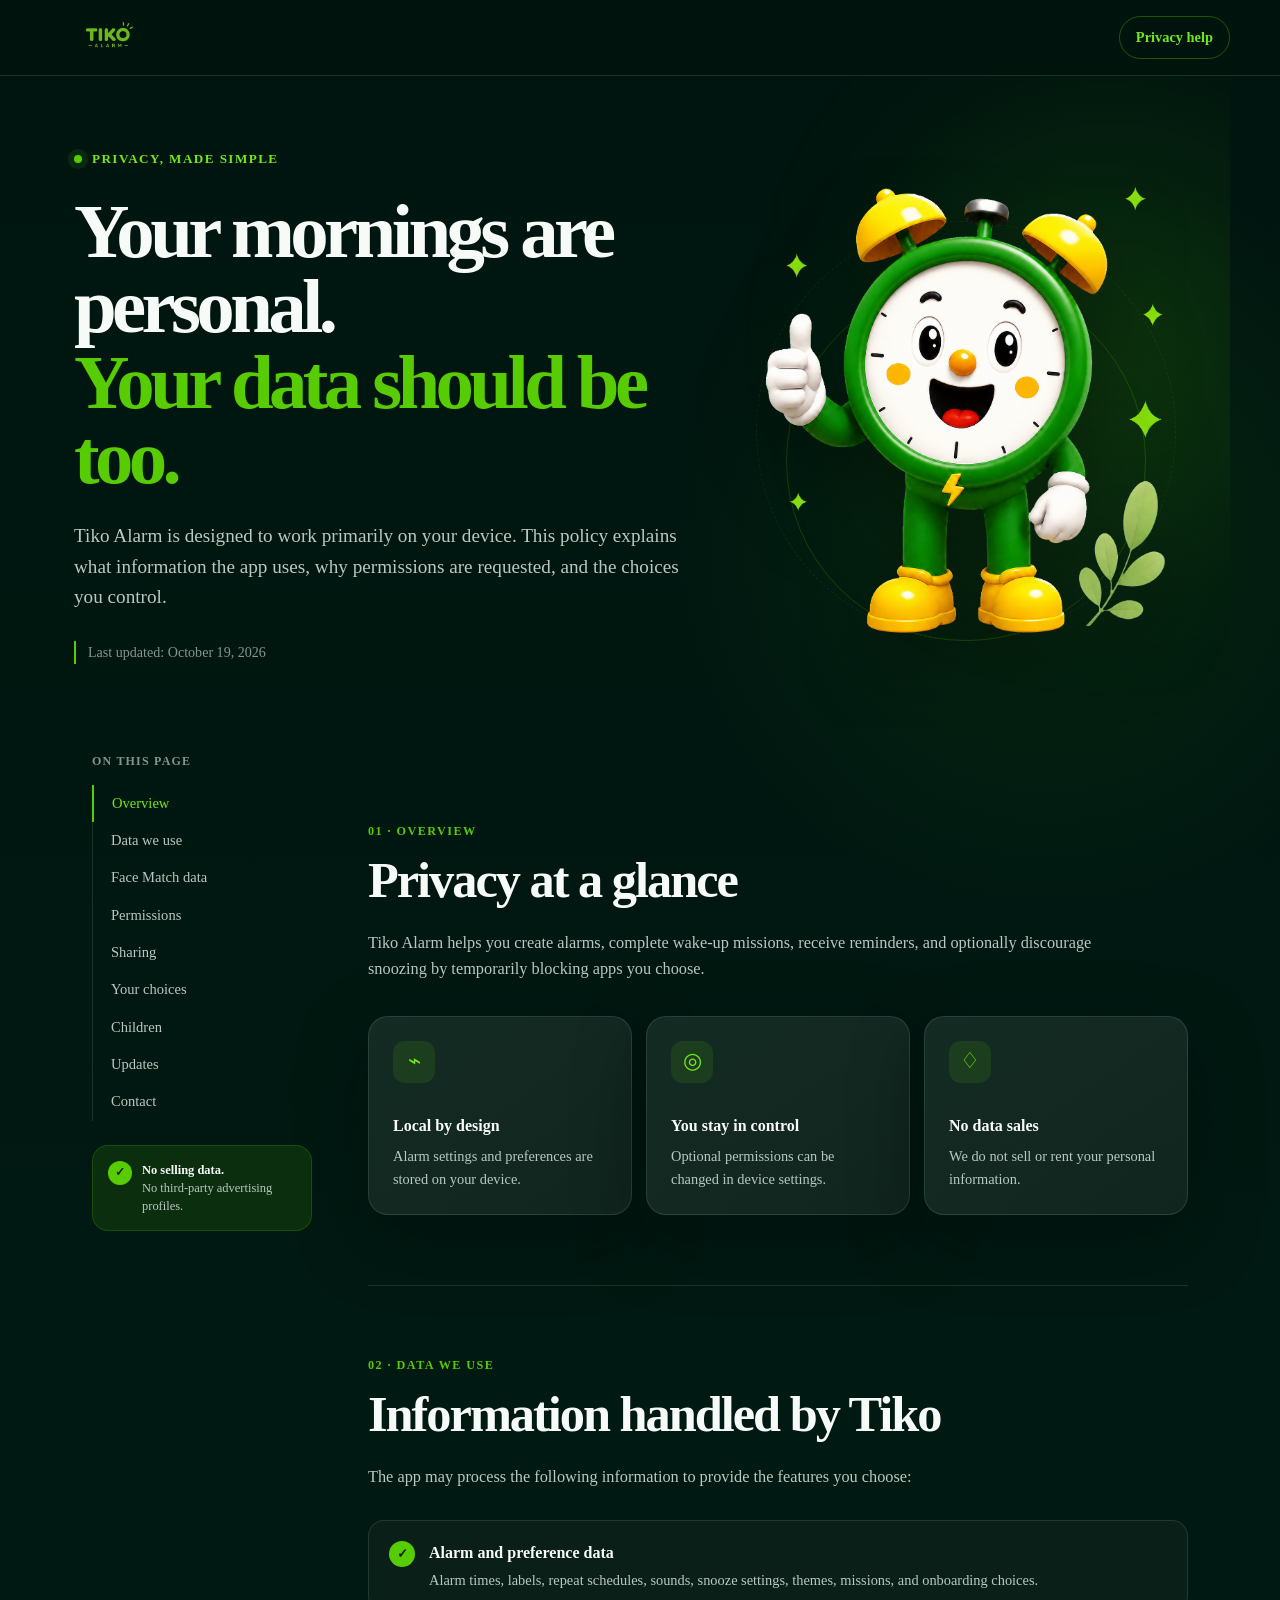
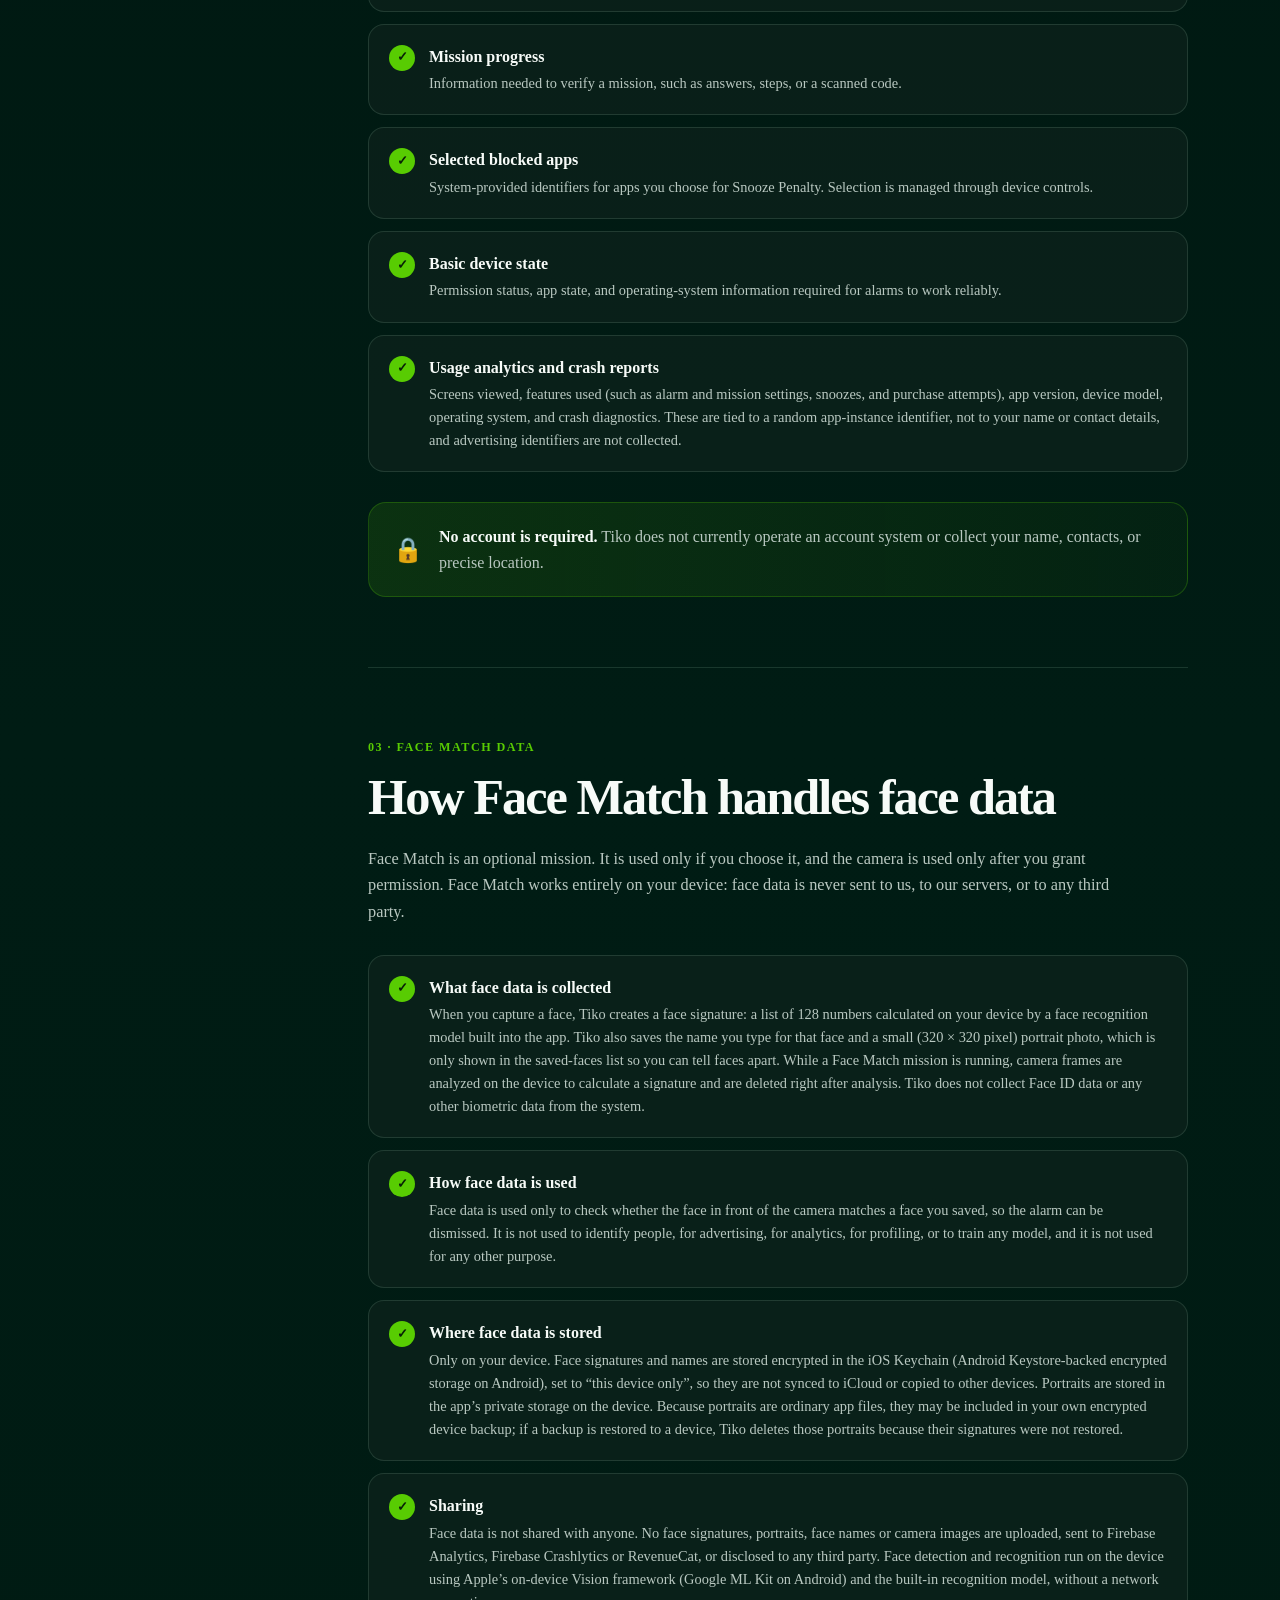
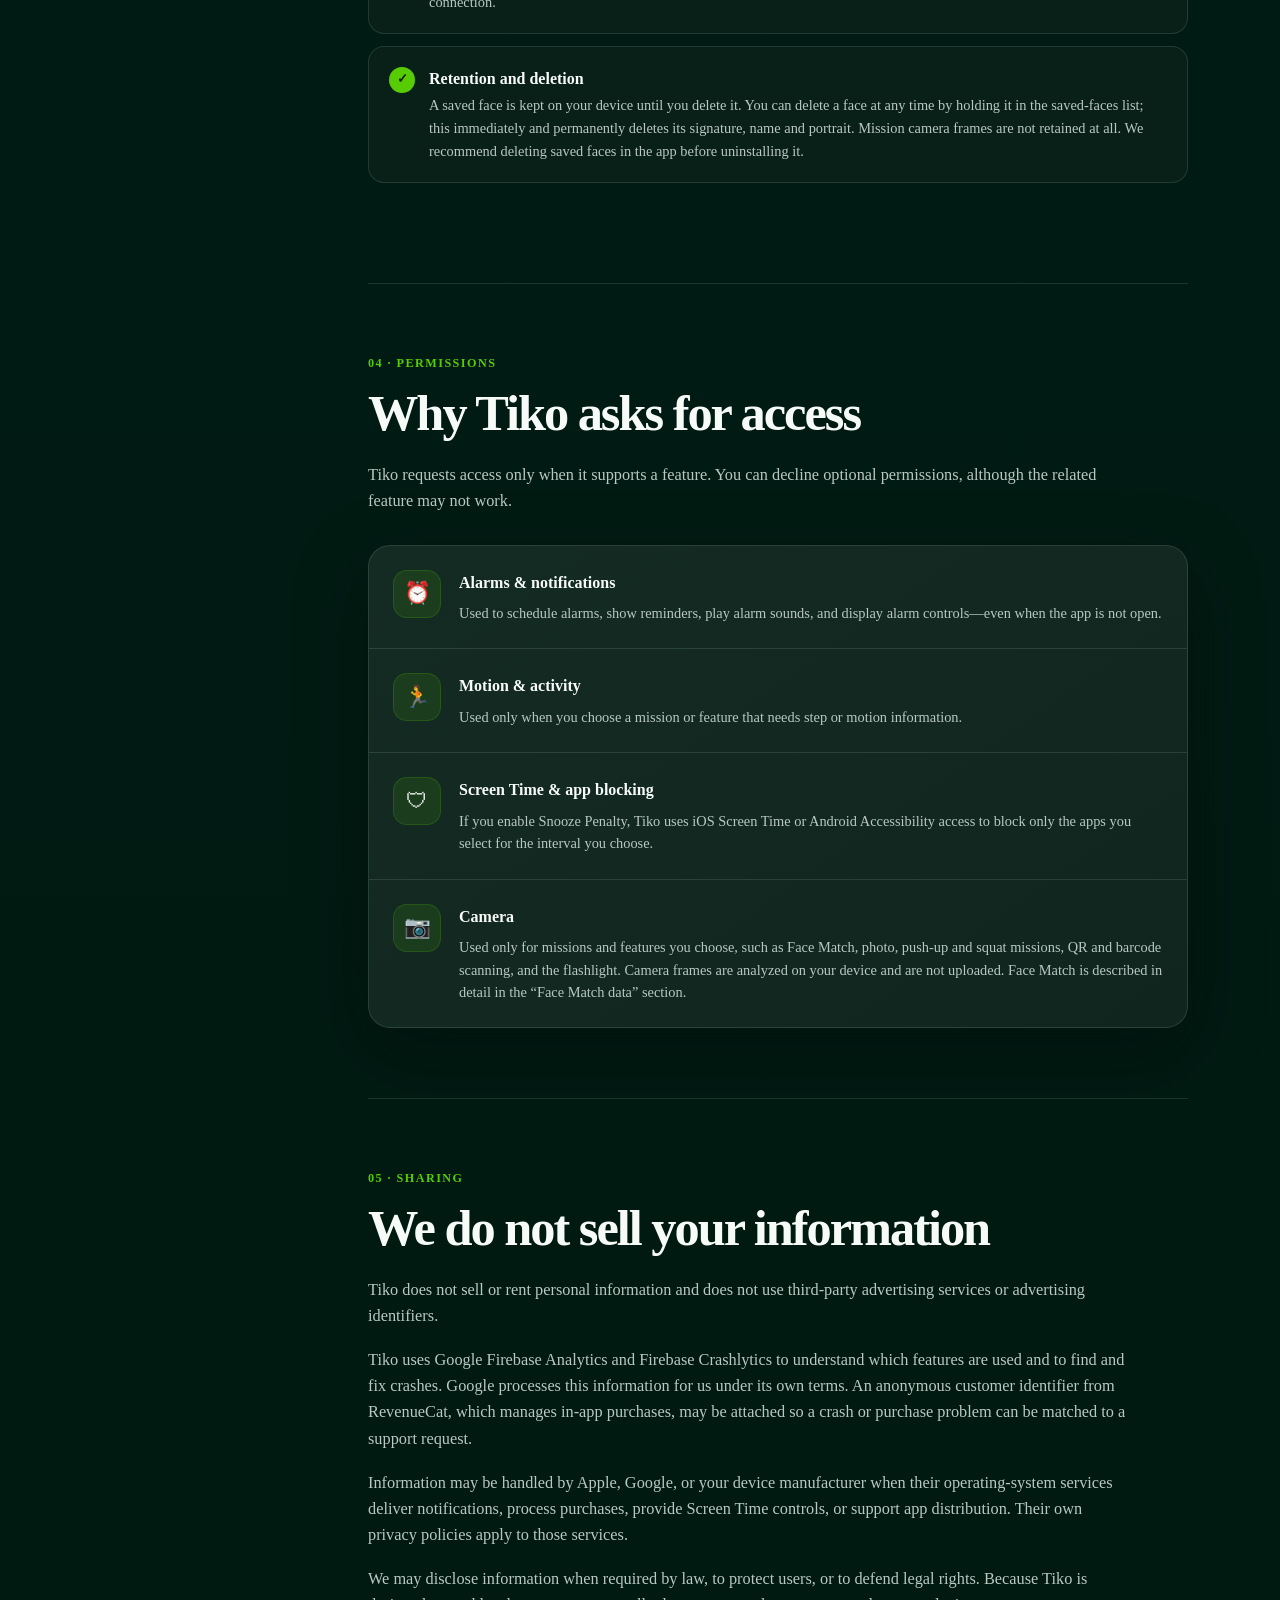
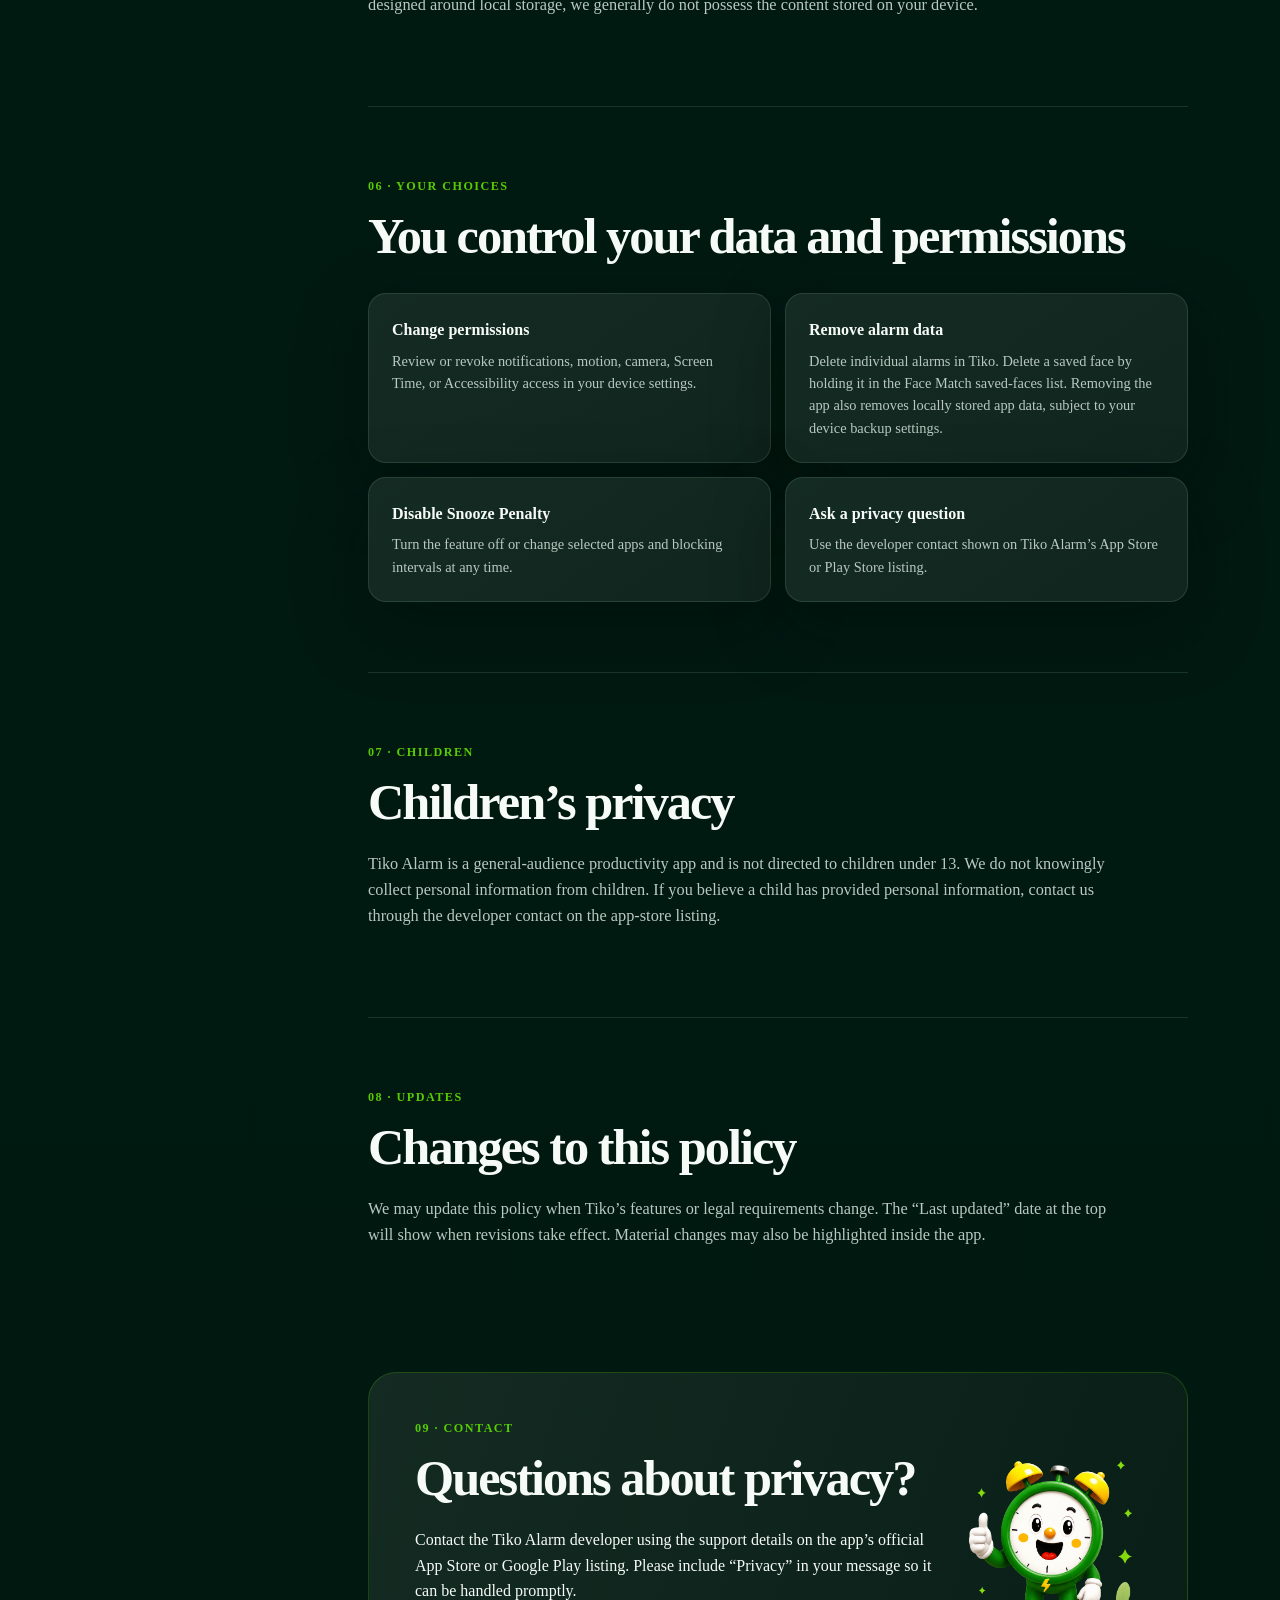
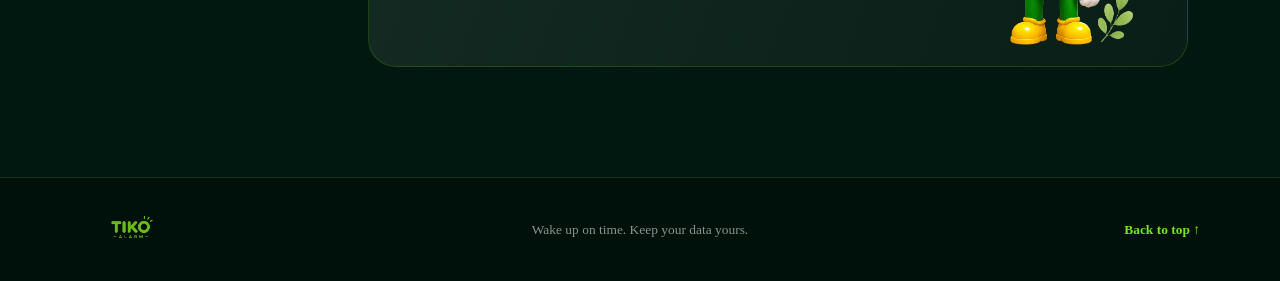
<file: index.html>
<!doctype html>
<html lang="en">
  <head>
    <meta charset="UTF-8" />
    <meta name="viewport" content="width=device-width, initial-scale=1" />
    <meta name="theme-color" content="#001c14" />
    <meta
      name="description"
      content="Learn how Tiko Alarm handles alarm data, permissions, app blocking, and your privacy."
    />
    <meta property="og:title" content="Privacy Policy | Tiko Alarm" />
    <meta
      property="og:description"
      content="Your mornings are personal. Your data should be too."
    />
    <meta property="og:image" content="assets/og.png" />
    <meta name="twitter:card" content="summary_large_image" />
    <link rel="icon" href="assets/favicon.svg" />
    <link rel="stylesheet" href="styles.css" />
    <script src="assets/navigation.js" defer></script>
    <title>Privacy Policy | Tiko Alarm</title>
  </head>
  <body>
    <header class="site-header">
      <a class="brand" href="#top" aria-label="Tiko Alarm home">
        <img src="assets/tiko-logo.png" alt="Tiko Alarm" />
      </a>
      <a class="header-link" href="#contact">Privacy help</a>
    </header>

    <main>
      <section class="hero" id="top">
        <div class="hero-glow" aria-hidden="true"></div>
        <div class="hero-copy">
          <div class="eyebrow">
            <span class="status-dot"></span>
            Privacy, made simple
          </div>
          <h1>
            Your mornings are personal.
            <span>Your data should be too.</span>
          </h1>
          <p class="hero-intro">
            Tiko Alarm is designed to work primarily on your device. This
            policy explains what information the app uses, why permissions are
            requested, and the choices you control.
          </p>
          <div class="updated">Last updated: October 19, 2026</div>
        </div>
        <div class="mascot-wrap">
          <div class="mascot-orbit orbit-one" aria-hidden="true"></div>
          <div class="mascot-orbit orbit-two" aria-hidden="true"></div>
          <img
            class="mascot"
            src="assets/tiko-mascot.png"
            alt="Tiko, the friendly alarm clock mascot"
          />
        </div>
      </section>

      <div class="content-shell">
        <aside class="toc">
          <p>On this page</p>
          <nav aria-label="Privacy policy sections">
            <a class="active" aria-current="location" href="#overview">Overview</a>
            <a href="#data">Data we use</a>
            <a href="#face-data">Face Match data</a>
            <a href="#permissions">Permissions</a>
            <a href="#sharing">Sharing</a>
            <a href="#choices">Your choices</a>
            <a href="#children">Children</a>
            <a href="#updates">Updates</a>
            <a href="#contact">Contact</a>
          </nav>
          <div class="privacy-note">
            <span>✓</span>
            <p>
              <strong>No selling data.</strong><br />
              No third-party advertising profiles.
            </p>
          </div>
        </aside>

        <article class="policy">
          <section id="overview">
            <div class="section-label">01 · Overview</div>
            <h2>Privacy at a glance</h2>
            <p>
              Tiko Alarm helps you create alarms, complete wake-up missions,
              receive reminders, and optionally discourage snoozing by
              temporarily blocking apps you choose.
            </p>
            <div class="summary-grid">
              <div class="summary-card">
                <span>⌁</span>
                <h3>Local by design</h3>
                <p>Alarm settings and preferences are stored on your device.</p>
              </div>
              <div class="summary-card">
                <span>◎</span>
                <h3>You stay in control</h3>
                <p>Optional permissions can be changed in device settings.</p>
              </div>
              <div class="summary-card">
                <span>♢</span>
                <h3>No data sales</h3>
                <p>We do not sell or rent your personal information.</p>
              </div>
            </div>
          </section>

          <section id="data">
            <div class="section-label">02 · Data we use</div>
            <h2>Information handled by Tiko</h2>
            <p>
              The app may process the following information to provide the
              features you choose:
            </p>
            <ul class="check-list">
              <li>
                <span>✓</span>
                <div>
                  <strong>Alarm and preference data</strong>
                  <p>
                    Alarm times, labels, repeat schedules, sounds, snooze
                    settings, themes, missions, and onboarding choices.
                  </p>
                </div>
              </li>
              <li>
                <span>✓</span>
                <div>
                  <strong>Mission progress</strong>
                  <p>
                    Information needed to verify a mission, such as answers,
                    steps, or a scanned code.
                  </p>
                </div>
              </li>
              <li>
                <span>✓</span>
                <div>
                  <strong>Selected blocked apps</strong>
                  <p>
                    System-provided identifiers for apps you choose for Snooze
                    Penalty. Selection is managed through device controls.
                  </p>
                </div>
              </li>
              <li>
                <span>✓</span>
                <div>
                  <strong>Basic device state</strong>
                  <p>
                    Permission status, app state, and operating-system
                    information required for alarms to work reliably.
                  </p>
                </div>
              </li>
              <li>
                <span>✓</span>
                <div>
                  <strong>Usage analytics and crash reports</strong>
                  <p>
                    Screens viewed, features used (such as alarm and mission
                    settings, snoozes, and purchase attempts), app version,
                    device model, operating system, and crash diagnostics. These
                    are tied to a random app-instance identifier, not to your
                    name or contact details, and advertising identifiers are not
                    collected.
                  </p>
                </div>
              </li>
            </ul>
            <div class="callout">
              <span>🔒</span>
              <p>
                <strong>No account is required.</strong> Tiko does not currently
                operate an account system or collect your name, contacts, or
                precise location.
              </p>
            </div>
          </section>

          <section id="face-data">
            <div class="section-label">03 · Face Match data</div>
            <h2>How Face Match handles face data</h2>
            <p>
              Face Match is an optional mission. It is used only if you choose
              it, and the camera is used only after you grant permission. Face
              Match works entirely on your device: face data is never sent to
              us, to our servers, or to any third party.
            </p>
            <ul class="check-list">
              <li>
                <span>✓</span>
                <div>
                  <strong>What face data is collected</strong>
                  <p>
                    When you capture a face, Tiko creates a face signature: a
                    list of 128 numbers calculated on your device by a face
                    recognition model built into the app. Tiko also saves the
                    name you type for that face and a small (320 × 320 pixel)
                    portrait photo, which is only shown in the saved-faces list
                    so you can tell faces apart. While a Face Match mission is
                    running, camera frames are analyzed on the device to
                    calculate a signature and are deleted right after analysis.
                    Tiko does not collect Face ID data or any other biometric
                    data from the system.
                  </p>
                </div>
              </li>
              <li>
                <span>✓</span>
                <div>
                  <strong>How face data is used</strong>
                  <p>
                    Face data is used only to check whether the face in front of
                    the camera matches a face you saved, so the alarm can be
                    dismissed. It is not used to identify people, for
                    advertising, for analytics, for profiling, or to train any
                    model, and it is not used for any other purpose.
                  </p>
                </div>
              </li>
              <li>
                <span>✓</span>
                <div>
                  <strong>Where face data is stored</strong>
                  <p>
                    Only on your device. Face signatures and names are stored
                    encrypted in the iOS Keychain (Android Keystore-backed
                    encrypted storage on Android), set to “this device only”,
                    so they are not synced to iCloud or copied to other
                    devices. Portraits are stored in the app’s private storage
                    on the device. Because portraits are ordinary app files,
                    they may be included in your own encrypted device backup;
                    if a backup is restored to a device, Tiko deletes those
                    portraits because their signatures were not restored.
                  </p>
                </div>
              </li>
              <li>
                <span>✓</span>
                <div>
                  <strong>Sharing</strong>
                  <p>
                    Face data is not shared with anyone. No face signatures,
                    portraits, face names or camera images are uploaded, sent to
                    Firebase Analytics, Firebase Crashlytics or RevenueCat, or
                    disclosed to any third party. Face detection and recognition
                    run on the device using Apple’s on-device Vision framework
                    (Google ML Kit on Android) and the built-in recognition
                    model, without a network connection.
                  </p>
                </div>
              </li>
              <li>
                <span>✓</span>
                <div>
                  <strong>Retention and deletion</strong>
                  <p>
                    A saved face is kept on your device until you delete it.
                    You can delete a face at any time by holding it in the
                    saved-faces list; this immediately and permanently deletes
                    its signature, name and portrait. Mission camera frames are not
                    retained at all. We recommend deleting saved faces in the
                    app before uninstalling it.
                  </p>
                </div>
              </li>
            </ul>
          </section>

          <section id="permissions">
            <div class="section-label">04 · Permissions</div>
            <h2>Why Tiko asks for access</h2>
            <p>
              Tiko requests access only when it supports a feature. You can
              decline optional permissions, although the related feature may
              not work.
            </p>
            <div class="permission-list">
              <div class="permission-row">
                <span class="permission-icon">⏰</span>
                <div>
                  <h3>Alarms &amp; notifications</h3>
                  <p>
                    Used to schedule alarms, show reminders, play alarm sounds,
                    and display alarm controls—even when the app is not open.
                  </p>
                </div>
              </div>
              <div class="permission-row">
                <span class="permission-icon">🏃</span>
                <div>
                  <h3>Motion &amp; activity</h3>
                  <p>
                    Used only when you choose a mission or feature that needs
                    step or motion information.
                  </p>
                </div>
              </div>
              <div class="permission-row">
                <span class="permission-icon">🛡</span>
                <div>
                  <h3>Screen Time &amp; app blocking</h3>
                  <p>
                    If you enable Snooze Penalty, Tiko uses iOS Screen Time or
                    Android Accessibility access to block only the apps you
                    select for the interval you choose.
                  </p>
                </div>
              </div>
              <div class="permission-row">
                <span class="permission-icon">📷</span>
                <div>
                  <h3>Camera</h3>
                  <p>
                    Used only for missions and features you choose, such as
                    Face Match, photo, push-up and squat missions, QR and
                    barcode scanning, and the flashlight. Camera frames are
                    analyzed on your device and are not uploaded. Face Match is
                    described in detail in the “Face Match data” section.
                  </p>
                </div>
              </div>
            </div>
          </section>

          <section id="sharing">
            <div class="section-label">05 · Sharing</div>
            <h2>We do not sell your information</h2>
            <p>
              Tiko does not sell or rent personal information and does not use
              third-party advertising services or advertising identifiers.
            </p>
            <p>
              Tiko uses Google Firebase Analytics and Firebase Crashlytics to
              understand which features are used and to find and fix crashes.
              Google processes this information for us under its own terms. An
              anonymous customer identifier from RevenueCat, which manages
              in-app purchases, may be attached so a crash or purchase problem
              can be matched to a support request.
            </p>
            <p>
              Information may be handled by Apple, Google, or your device
              manufacturer when their operating-system services deliver
              notifications, process purchases, provide Screen Time controls,
              or support app distribution. Their own privacy policies apply to
              those services.
            </p>
            <p>
              We may disclose information when required by law, to protect
              users, or to defend legal rights. Because Tiko is designed around
              local storage, we generally do not possess the content stored on
              your device.
            </p>
          </section>

          <section id="choices">
            <div class="section-label">06 · Your choices</div>
            <h2>You control your data and permissions</h2>
            <div class="choice-grid">
              <div>
                <strong>Change permissions</strong>
                <p>
                  Review or revoke notifications, motion, camera, Screen Time,
                  or Accessibility access in your device settings.
                </p>
              </div>
              <div>
                <strong>Remove alarm data</strong>
                <p>
                  Delete individual alarms in Tiko. Delete a saved face by
                  holding it in the Face Match saved-faces list. Removing the app also
                  removes locally stored app data, subject to your device
                  backup settings.
                </p>
              </div>
              <div>
                <strong>Disable Snooze Penalty</strong>
                <p>
                  Turn the feature off or change selected apps and blocking
                  intervals at any time.
                </p>
              </div>
              <div>
                <strong>Ask a privacy question</strong>
                <p>
                  Use the developer contact shown on Tiko Alarm’s App Store or
                  Play Store listing.
                </p>
              </div>
            </div>
          </section>

          <section id="children">
            <div class="section-label">07 · Children</div>
            <h2>Children’s privacy</h2>
            <p>
              Tiko Alarm is a general-audience productivity app and is not
              directed to children under 13. We do not knowingly collect
              personal information from children. If you believe a child has
              provided personal information, contact us through the developer
              contact on the app-store listing.
            </p>
          </section>

          <section id="updates">
            <div class="section-label">08 · Updates</div>
            <h2>Changes to this policy</h2>
            <p>
              We may update this policy when Tiko’s features or legal
              requirements change. The “Last updated” date at the top will show
              when revisions take effect. Material changes may also be
              highlighted inside the app.
            </p>
          </section>

          <section id="contact" class="contact-section">
            <div>
              <div class="section-label">09 · Contact</div>
              <h2>Questions about privacy?</h2>
              <p>
                Contact the Tiko Alarm developer using the support details on
                the app’s official App Store or Google Play listing. Please
                include “Privacy” in your message so it can be handled
                promptly.
              </p>
            </div>
            <img src="assets/tiko-mascot.png" alt="" aria-hidden="true" />
          </section>
        </article>
      </div>
    </main>

    <footer>
      <img src="assets/tiko-logo.png" alt="Tiko Alarm" />
      <p>Wake up on time. Keep your data yours.</p>
      <a href="#top">Back to top ↑</a>
    </footer>
  </body>
</html>
</file>
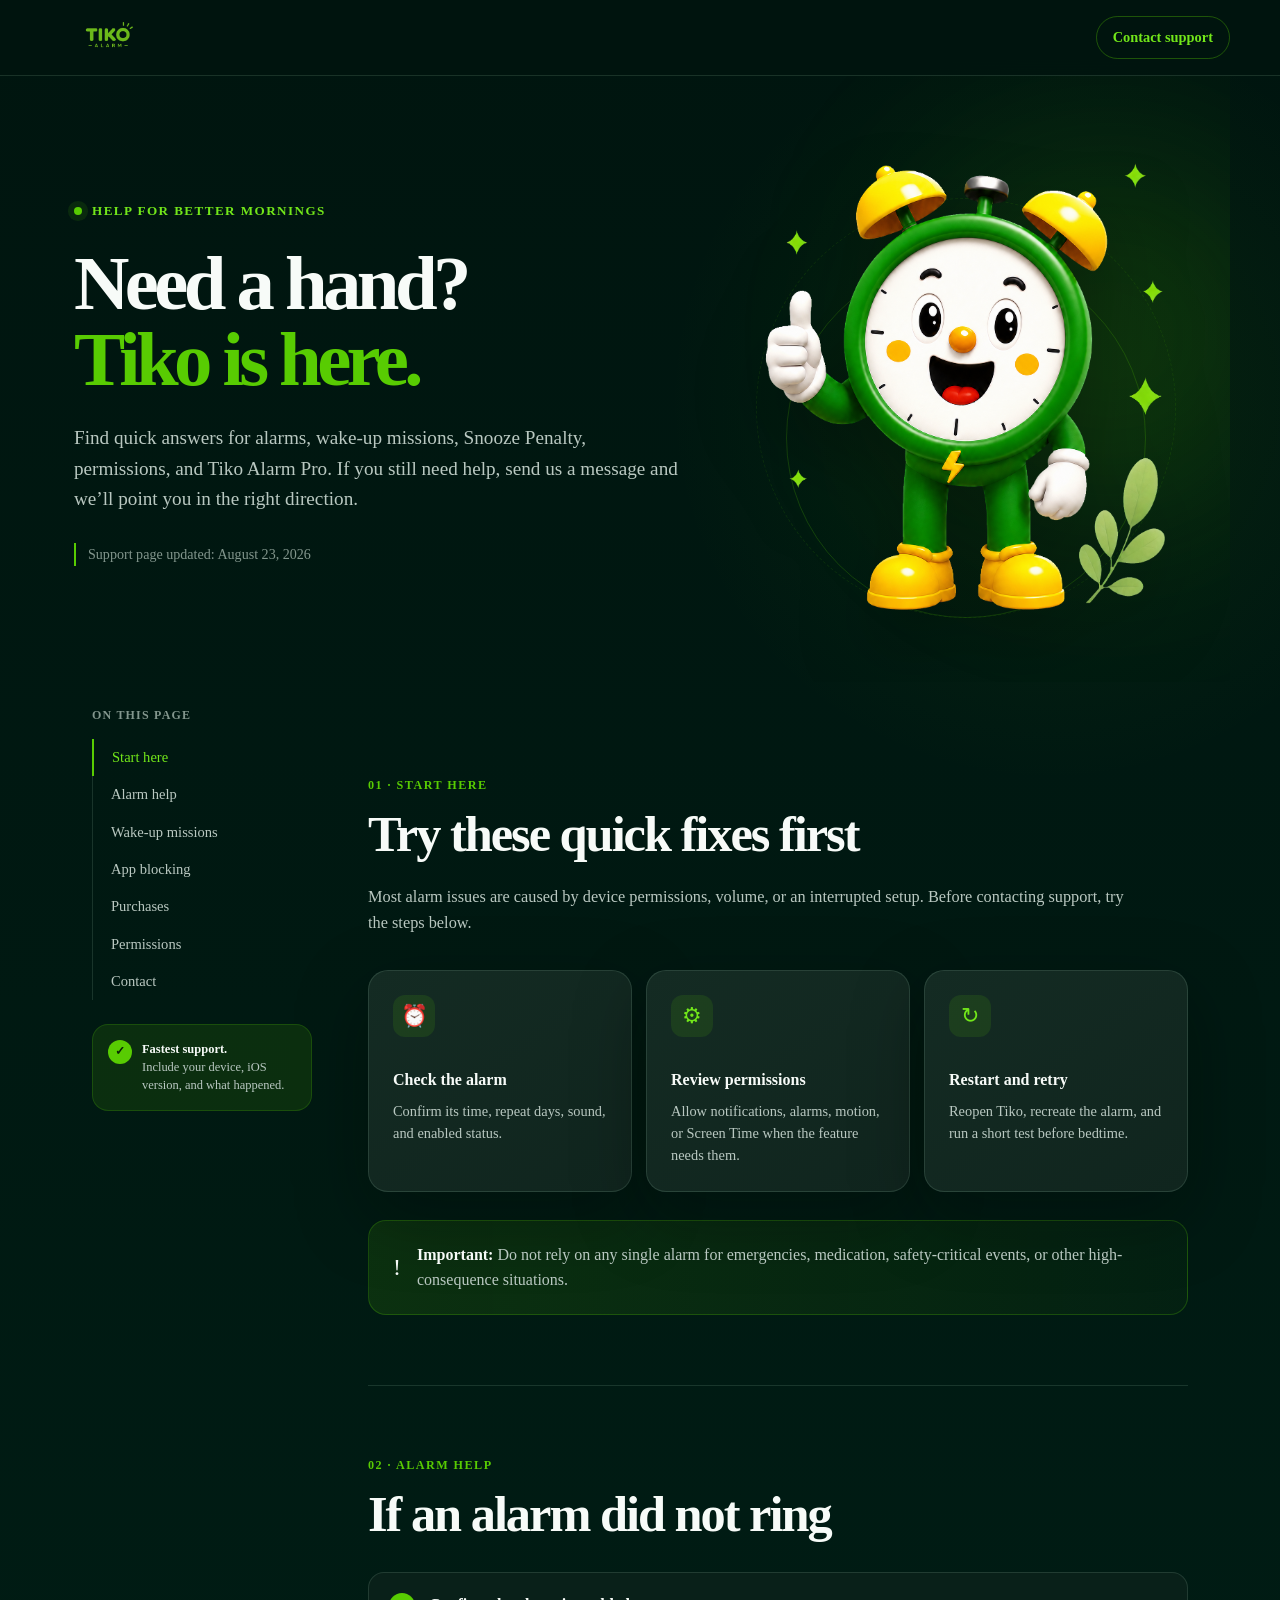
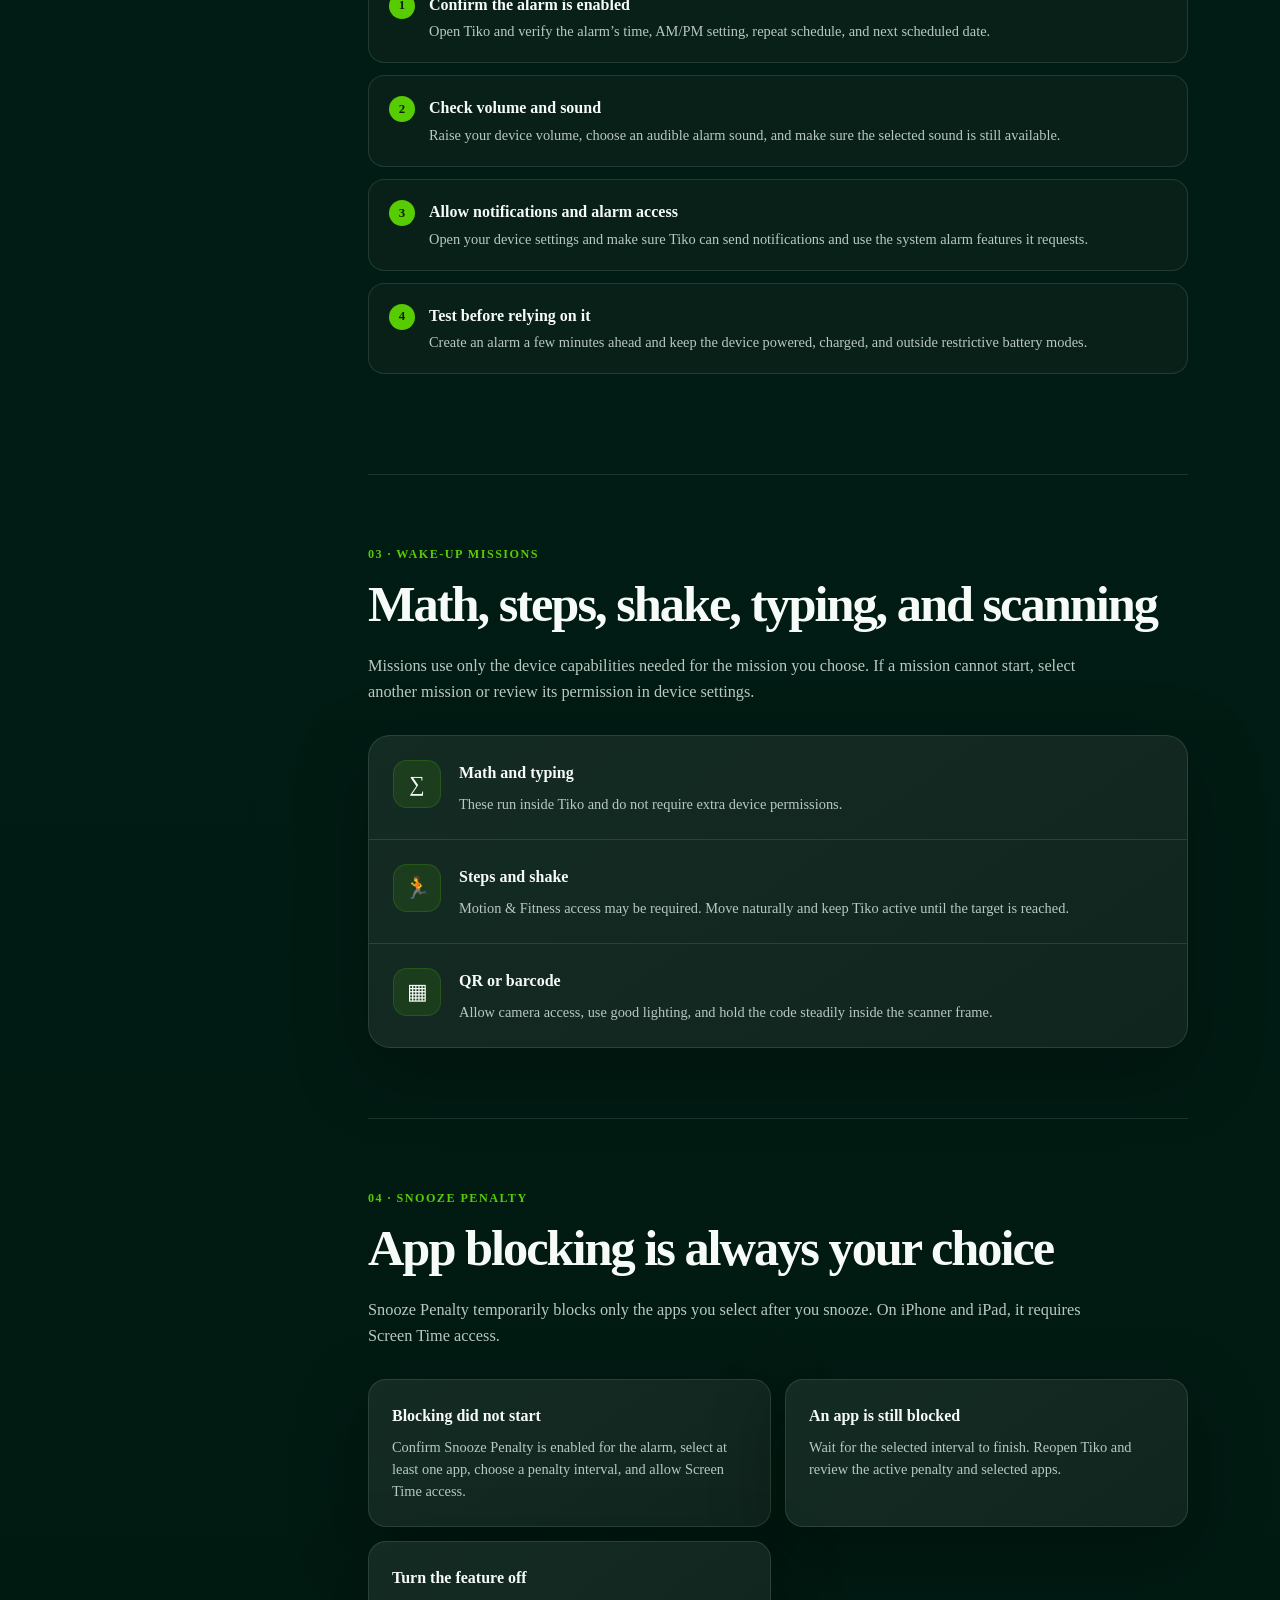
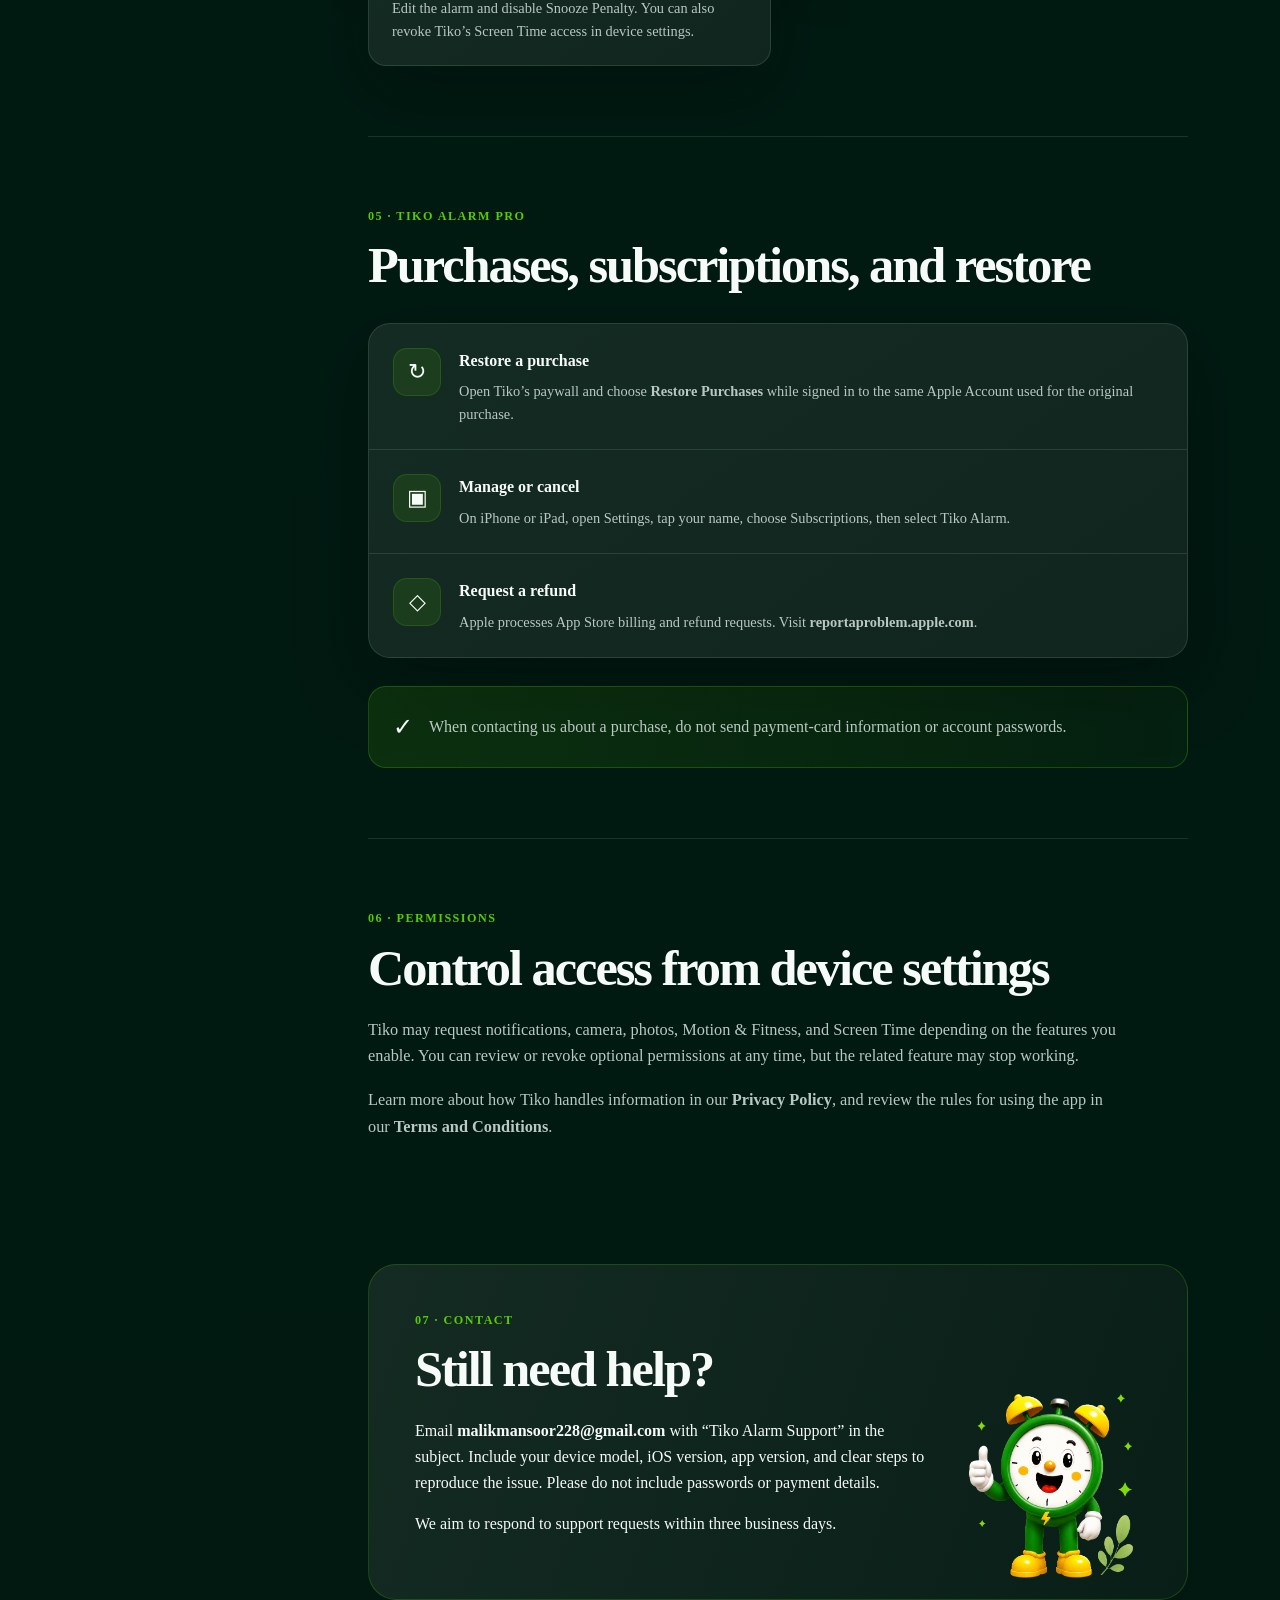
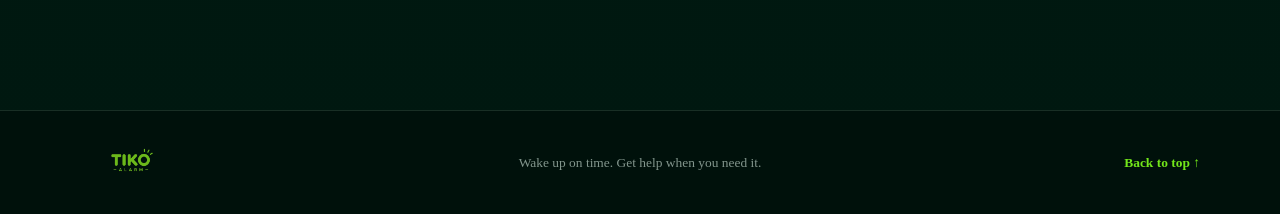
<file: support/index.html>
<!doctype html>
<html lang="en">
  <head>
    <meta charset="UTF-8" />
    <meta name="viewport" content="width=device-width, initial-scale=1" />
    <meta name="theme-color" content="#001c14" />
    <meta
      name="description"
      content="Get help with Tiko Alarm, alarms, wake-up missions, app blocking, permissions, and Tiko Alarm Pro purchases."
    />
    <meta property="og:title" content="Support | Tiko Alarm" />
    <meta
      property="og:description"
      content="Quick answers and friendly support for better mornings with Tiko Alarm."
    />
    <meta property="og:image" content="../assets/og.png" />
    <meta name="twitter:card" content="summary_large_image" />
    <link rel="icon" href="../assets/favicon.svg" />
    <link rel="stylesheet" href="../styles.css" />
    <script src="../assets/navigation.js" defer></script>
    <title>Support | Tiko Alarm</title>
  </head>
  <body>
    <header class="site-header">
      <a class="brand" href="#top" aria-label="Tiko Alarm support home">
        <img src="../assets/tiko-logo.png" alt="Tiko Alarm" />
      </a>
      <a class="header-link" href="mailto:malikmansoor228@gmail.com?subject=Tiko%20Alarm%20Support">Contact support</a>
    </header>

    <main>
      <section class="hero" id="top">
        <div class="hero-glow" aria-hidden="true"></div>
        <div class="hero-copy">
          <div class="eyebrow">
            <span class="status-dot"></span>
            Help for better mornings
          </div>
          <h1>
            Need a hand?
            <span>Tiko is here.</span>
          </h1>
          <p class="hero-intro">
            Find quick answers for alarms, wake-up missions, Snooze Penalty,
            permissions, and Tiko Alarm Pro. If you still need help, send us a
            message and we’ll point you in the right direction.
          </p>
          <div class="updated">Support page updated: August 23, 2026</div>
        </div>
        <div class="mascot-wrap">
          <div class="mascot-orbit orbit-one" aria-hidden="true"></div>
          <div class="mascot-orbit orbit-two" aria-hidden="true"></div>
          <img
            class="mascot"
            src="../assets/tiko-mascot.png"
            alt="Tiko, the friendly alarm clock mascot"
          />
        </div>
      </section>

      <div class="content-shell">
        <aside class="toc">
          <p>On this page</p>
          <nav aria-label="Support sections">
            <a class="active" aria-current="location" href="#start">Start here</a>
            <a href="#alarms">Alarm help</a>
            <a href="#missions">Wake-up missions</a>
            <a href="#blocking">App blocking</a>
            <a href="#purchases">Purchases</a>
            <a href="#permissions">Permissions</a>
            <a href="#contact">Contact</a>
          </nav>
          <div class="privacy-note">
            <span>✓</span>
            <p>
              <strong>Fastest support.</strong><br />
              Include your device, iOS version, and what happened.
            </p>
          </div>
        </aside>

        <article class="policy">
          <section id="start">
            <div class="section-label">01 · Start here</div>
            <h2>Try these quick fixes first</h2>
            <p>
              Most alarm issues are caused by device permissions, volume, or
              an interrupted setup. Before contacting support, try the steps
              below.
            </p>
            <div class="summary-grid">
              <div class="summary-card">
                <span>⏰</span>
                <h3>Check the alarm</h3>
                <p>Confirm its time, repeat days, sound, and enabled status.</p>
              </div>
              <div class="summary-card">
                <span>⚙</span>
                <h3>Review permissions</h3>
                <p>Allow notifications, alarms, motion, or Screen Time when the feature needs them.</p>
              </div>
              <div class="summary-card">
                <span>↻</span>
                <h3>Restart and retry</h3>
                <p>Reopen Tiko, recreate the alarm, and run a short test before bedtime.</p>
              </div>
            </div>
            <div class="callout">
              <span>!</span>
              <p><strong>Important:</strong> Do not rely on any single alarm for emergencies, medication, safety-critical events, or other high-consequence situations.</p>
            </div>
          </section>

          <section id="alarms">
            <div class="section-label">02 · Alarm help</div>
            <h2>If an alarm did not ring</h2>
            <ul class="check-list">
              <li><span>1</span><div><strong>Confirm the alarm is enabled</strong><p>Open Tiko and verify the alarm’s time, AM/PM setting, repeat schedule, and next scheduled date.</p></div></li>
              <li><span>2</span><div><strong>Check volume and sound</strong><p>Raise your device volume, choose an audible alarm sound, and make sure the selected sound is still available.</p></div></li>
              <li><span>3</span><div><strong>Allow notifications and alarm access</strong><p>Open your device settings and make sure Tiko can send notifications and use the system alarm features it requests.</p></div></li>
              <li><span>4</span><div><strong>Test before relying on it</strong><p>Create an alarm a few minutes ahead and keep the device powered, charged, and outside restrictive battery modes.</p></div></li>
            </ul>
          </section>

          <section id="missions">
            <div class="section-label">03 · Wake-up missions</div>
            <h2>Math, steps, shake, typing, and scanning</h2>
            <p>
              Missions use only the device capabilities needed for the mission
              you choose. If a mission cannot start, select another mission or
              review its permission in device settings.
            </p>
            <div class="permission-list">
              <div class="permission-row"><span class="permission-icon">∑</span><div><h3>Math and typing</h3><p>These run inside Tiko and do not require extra device permissions.</p></div></div>
              <div class="permission-row"><span class="permission-icon">🏃</span><div><h3>Steps and shake</h3><p>Motion &amp; Fitness access may be required. Move naturally and keep Tiko active until the target is reached.</p></div></div>
              <div class="permission-row"><span class="permission-icon">▦</span><div><h3>QR or barcode</h3><p>Allow camera access, use good lighting, and hold the code steadily inside the scanner frame.</p></div></div>
            </div>
          </section>

          <section id="blocking">
            <div class="section-label">04 · Snooze Penalty</div>
            <h2>App blocking is always your choice</h2>
            <p>
              Snooze Penalty temporarily blocks only the apps you select after
              you snooze. On iPhone and iPad, it requires Screen Time access.
            </p>
            <div class="choice-grid">
              <div><strong>Blocking did not start</strong><p>Confirm Snooze Penalty is enabled for the alarm, select at least one app, choose a penalty interval, and allow Screen Time access.</p></div>
              <div><strong>An app is still blocked</strong><p>Wait for the selected interval to finish. Reopen Tiko and review the active penalty and selected apps.</p></div>
              <div><strong>Turn the feature off</strong><p>Edit the alarm and disable Snooze Penalty. You can also revoke Tiko’s Screen Time access in device settings.</p></div>
            </div>
          </section>

          <section id="purchases">
            <div class="section-label">05 · Tiko Alarm Pro</div>
            <h2>Purchases, subscriptions, and restore</h2>
            <div class="permission-list">
              <div class="permission-row"><span class="permission-icon">↻</span><div><h3>Restore a purchase</h3><p>Open Tiko’s paywall and choose <strong>Restore Purchases</strong> while signed in to the same Apple Account used for the original purchase.</p></div></div>
              <div class="permission-row"><span class="permission-icon">▣</span><div><h3>Manage or cancel</h3><p>On iPhone or iPad, open Settings, tap your name, choose Subscriptions, then select Tiko Alarm.</p></div></div>
              <div class="permission-row"><span class="permission-icon">◇</span><div><h3>Request a refund</h3><p>Apple processes App Store billing and refund requests. Visit <a href="https://reportaproblem.apple.com/" rel="noopener noreferrer"><strong>reportaproblem.apple.com</strong></a>.</p></div></div>
            </div>
            <div class="callout"><span>✓</span><p>When contacting us about a purchase, do not send payment-card information or account passwords.</p></div>
          </section>

          <section id="permissions">
            <div class="section-label">06 · Permissions</div>
            <h2>Control access from device settings</h2>
            <p>
              Tiko may request notifications, camera, photos, Motion &amp;
              Fitness, and Screen Time depending on the features you enable.
              You can review or revoke optional permissions at any time, but
              the related feature may stop working.
            </p>
            <p>
              Learn more about how Tiko handles information in our
              <a href="../"><strong>Privacy Policy</strong></a>, and review the
              rules for using the app in our
              <a href="../terms/"><strong>Terms and Conditions</strong></a>.
            </p>
          </section>

          <section id="contact" class="contact-section">
            <div>
              <div class="section-label">07 · Contact</div>
              <h2>Still need help?</h2>
              <p>
                Email <a href="mailto:malikmansoor228@gmail.com?subject=Tiko%20Alarm%20Support"><strong>malikmansoor228@gmail.com</strong></a>
                with “Tiko Alarm Support” in the subject. Include your device
                model, iOS version, app version, and clear steps to reproduce
                the issue. Please do not include passwords or payment details.
              </p>
              <p>We aim to respond to support requests within three business days.</p>
            </div>
            <img src="../assets/tiko-mascot.png" alt="" aria-hidden="true" />
          </section>
        </article>
      </div>
    </main>

    <footer>
      <img src="../assets/tiko-logo.png" alt="Tiko Alarm" />
      <p>Wake up on time. Get help when you need it.</p>
      <a href="#top">Back to top ↑</a>
    </footer>
  </body>
</html>
</file>
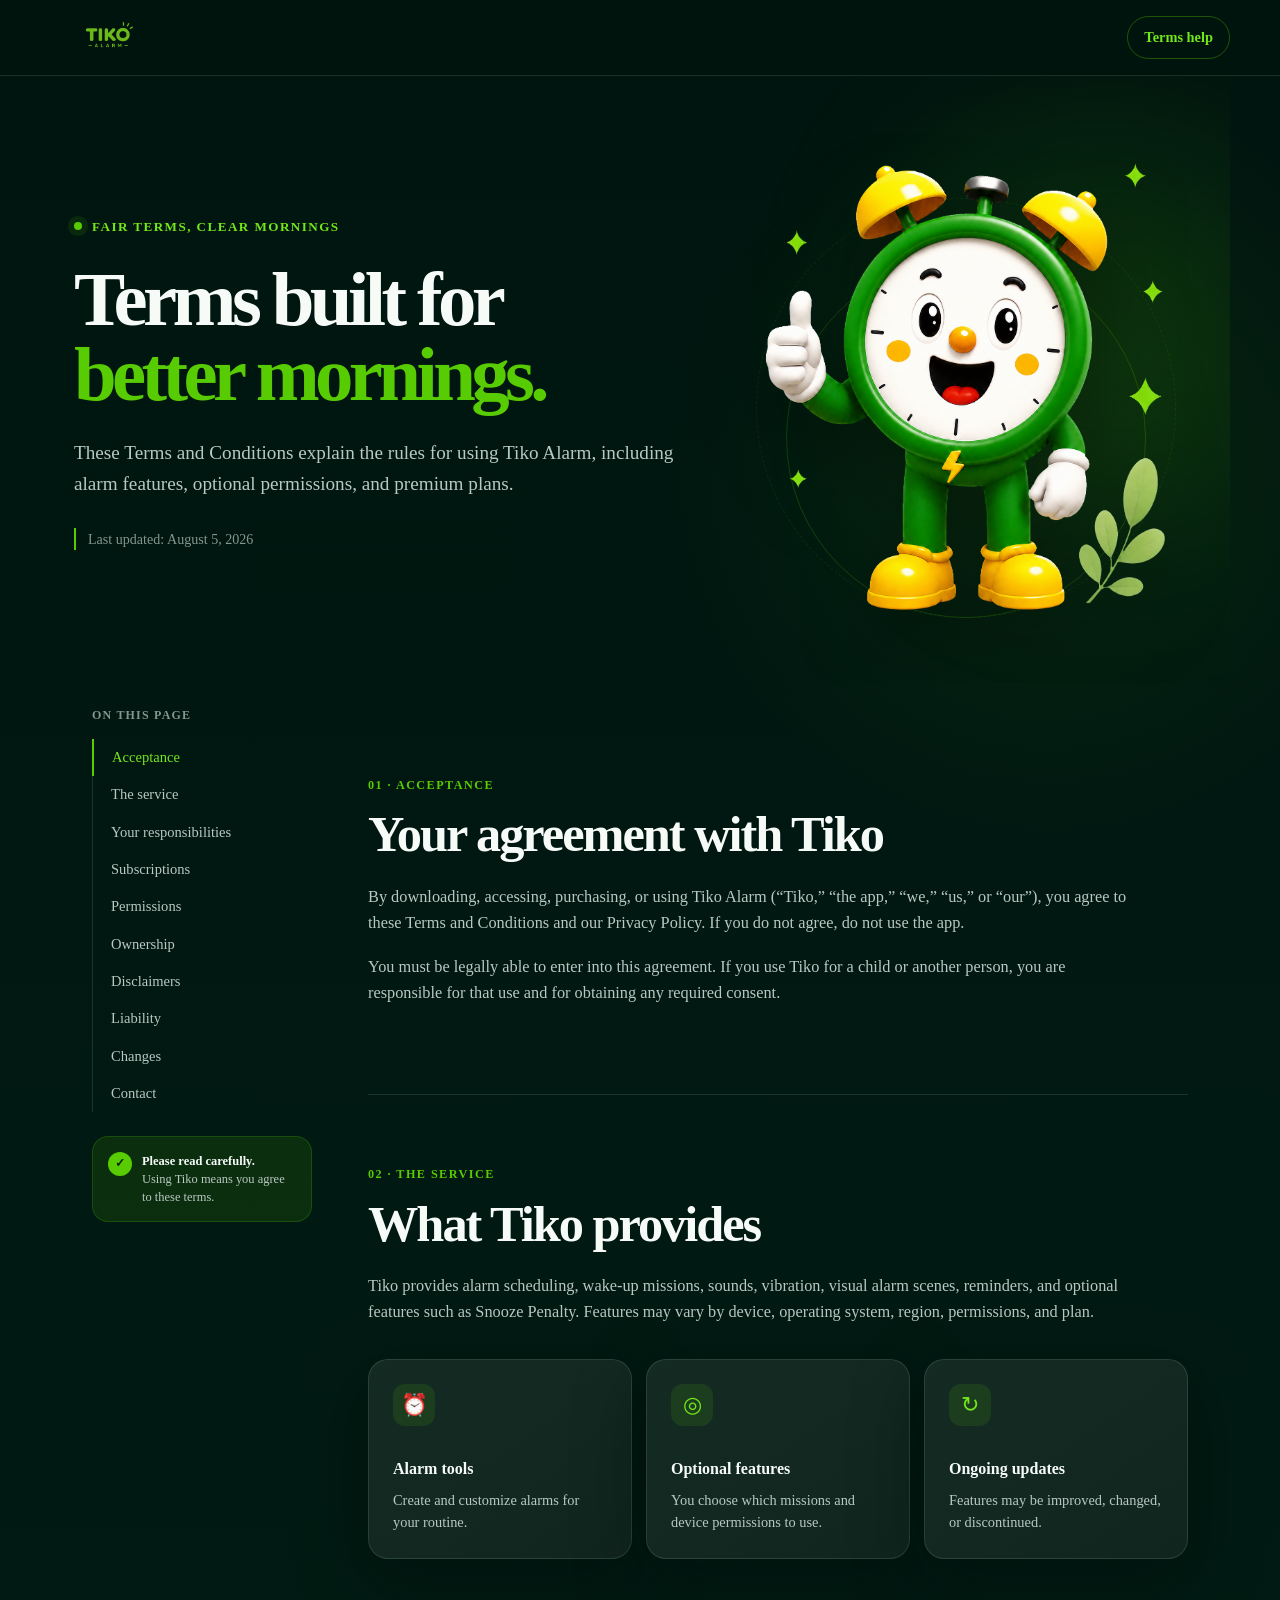
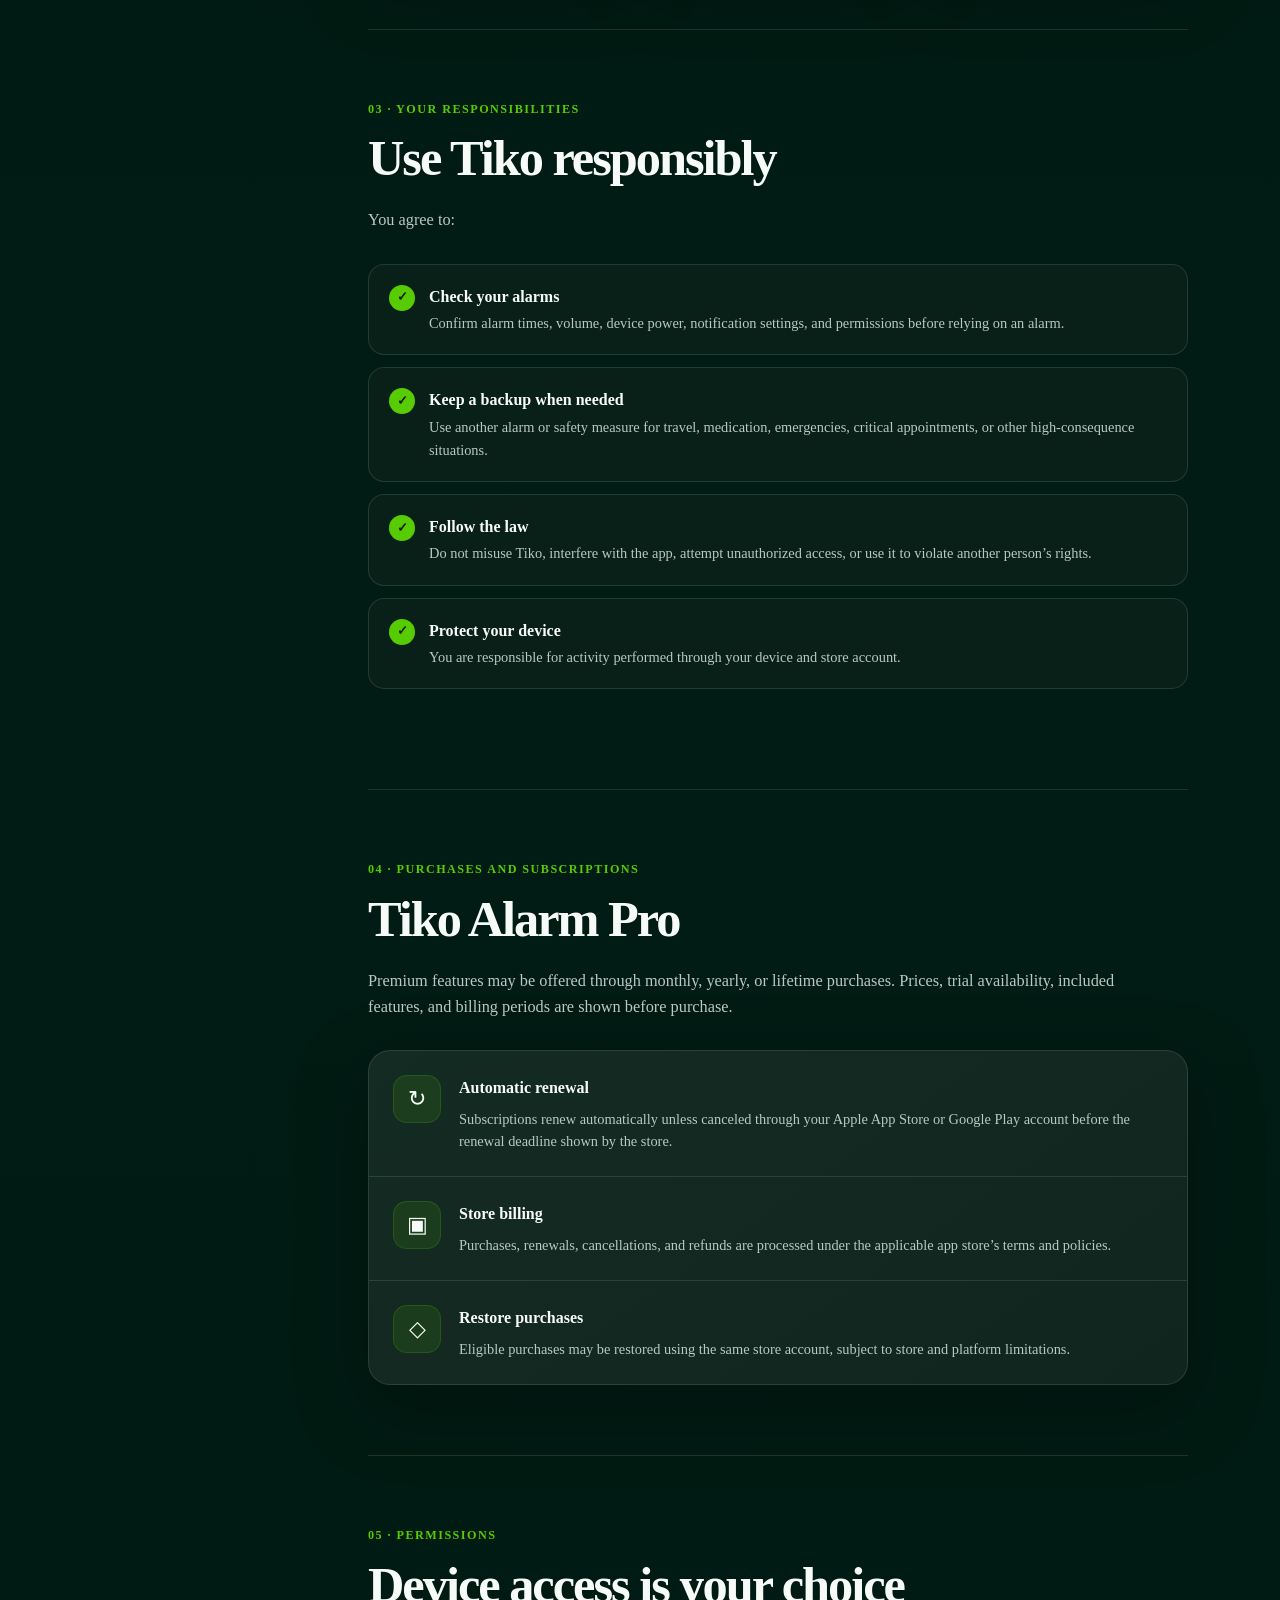
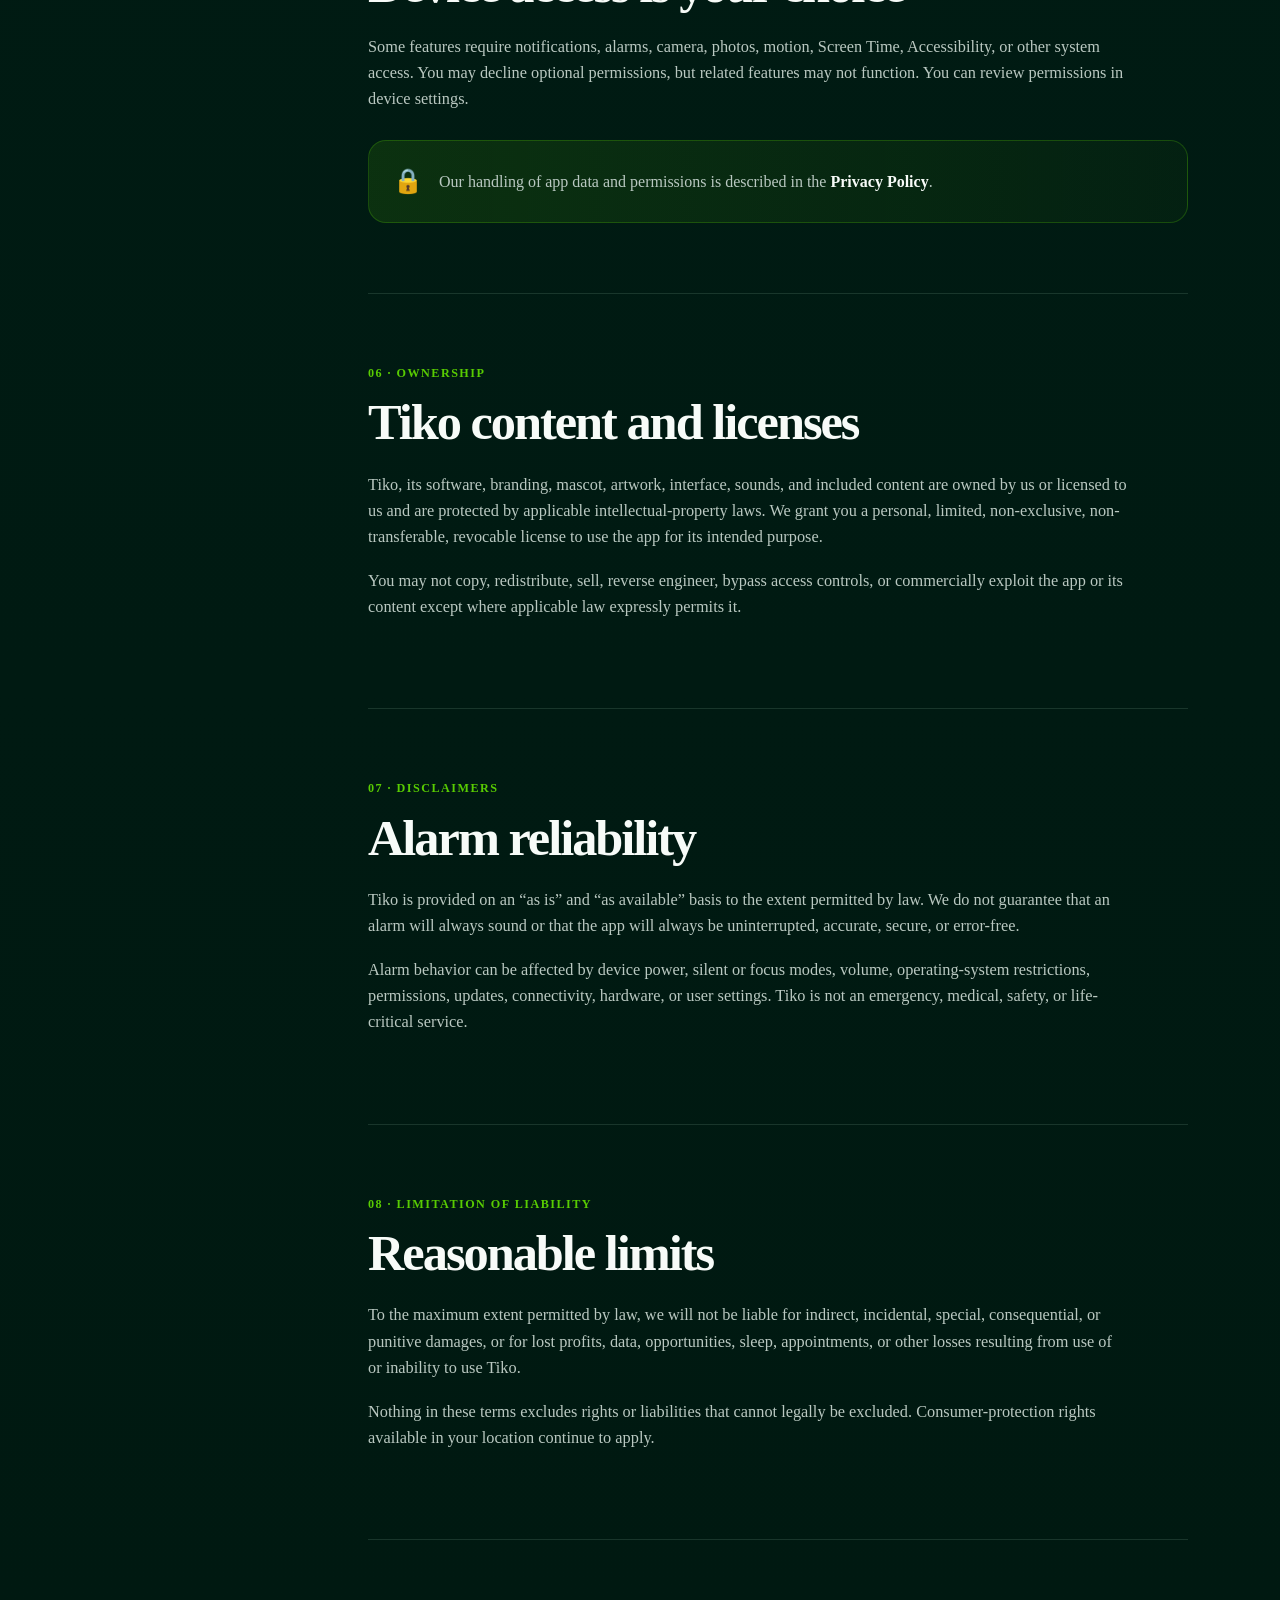
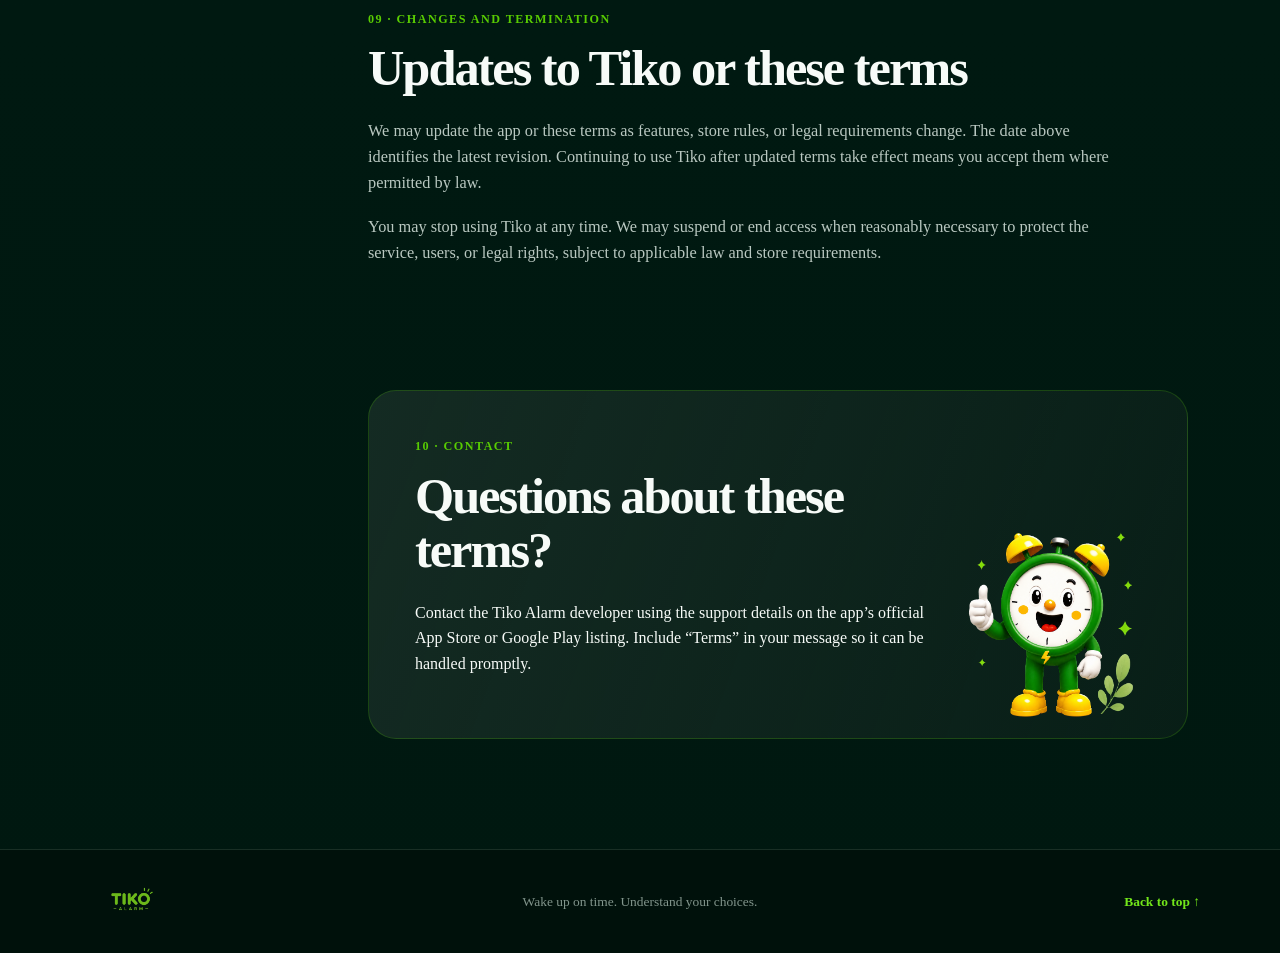
<file: terms/index.html>
<!doctype html>
<html lang="en">
  <head>
    <meta charset="UTF-8" />
    <meta name="viewport" content="width=device-width, initial-scale=1" />
    <meta name="theme-color" content="#001c14" />
    <meta
      name="description"
      content="Read the Terms and Conditions for using Tiko Alarm and Tiko Alarm Pro."
    />
    <meta property="og:title" content="Terms and Conditions | Tiko Alarm" />
    <meta
      property="og:description"
      content="Clear terms for alarms, subscriptions, permissions, and responsible use."
    />
    <meta property="og:image" content="../assets/og.png" />
    <meta name="twitter:card" content="summary_large_image" />
    <link rel="icon" href="../assets/favicon.svg" />
    <link rel="stylesheet" href="../styles.css" />
    <script src="../assets/navigation.js" defer></script>
    <title>Terms and Conditions | Tiko Alarm</title>
  </head>
  <body>
    <header class="site-header">
      <a class="brand" href="#top" aria-label="Tiko Alarm terms home">
        <img src="../assets/tiko-logo.png" alt="Tiko Alarm" />
      </a>
      <a class="header-link" href="#contact">Terms help</a>
    </header>

    <main>
      <section class="hero" id="top">
        <div class="hero-glow" aria-hidden="true"></div>
        <div class="hero-copy">
          <div class="eyebrow">
            <span class="status-dot"></span>
            Fair terms, clear mornings
          </div>
          <h1>
            Terms built for
            <span>better mornings.</span>
          </h1>
          <p class="hero-intro">
            These Terms and Conditions explain the rules for using Tiko Alarm,
            including alarm features, optional permissions, and premium plans.
          </p>
          <div class="updated">Last updated: August 5, 2026</div>
        </div>
        <div class="mascot-wrap">
          <div class="mascot-orbit orbit-one" aria-hidden="true"></div>
          <div class="mascot-orbit orbit-two" aria-hidden="true"></div>
          <img
            class="mascot"
            src="../assets/tiko-mascot.png"
            alt="Tiko, the friendly alarm clock mascot"
          />
        </div>
      </section>

      <div class="content-shell">
        <aside class="toc">
          <p>On this page</p>
          <nav aria-label="Terms and conditions sections">
            <a class="active" aria-current="location" href="#acceptance">Acceptance</a>
            <a href="#service">The service</a>
            <a href="#responsibilities">Your responsibilities</a>
            <a href="#subscriptions">Subscriptions</a>
            <a href="#permissions">Permissions</a>
            <a href="#ownership">Ownership</a>
            <a href="#disclaimers">Disclaimers</a>
            <a href="#liability">Liability</a>
            <a href="#changes">Changes</a>
            <a href="#contact">Contact</a>
          </nav>
          <div class="privacy-note">
            <span>✓</span>
            <p>
              <strong>Please read carefully.</strong><br />
              Using Tiko means you agree to these terms.
            </p>
          </div>
        </aside>

        <article class="policy">
          <section id="acceptance">
            <div class="section-label">01 · Acceptance</div>
            <h2>Your agreement with Tiko</h2>
            <p>
              By downloading, accessing, purchasing, or using Tiko Alarm
              (“Tiko,” “the app,” “we,” “us,” or “our”), you agree to these
              Terms and Conditions and our Privacy Policy. If you do not agree,
              do not use the app.
            </p>
            <p>
              You must be legally able to enter into this agreement. If you use
              Tiko for a child or another person, you are responsible for that
              use and for obtaining any required consent.
            </p>
          </section>

          <section id="service">
            <div class="section-label">02 · The service</div>
            <h2>What Tiko provides</h2>
            <p>
              Tiko provides alarm scheduling, wake-up missions, sounds,
              vibration, visual alarm scenes, reminders, and optional features
              such as Snooze Penalty. Features may vary by device, operating
              system, region, permissions, and plan.
            </p>
            <div class="summary-grid">
              <div class="summary-card">
                <span>⏰</span>
                <h3>Alarm tools</h3>
                <p>Create and customize alarms for your routine.</p>
              </div>
              <div class="summary-card">
                <span>◎</span>
                <h3>Optional features</h3>
                <p>You choose which missions and device permissions to use.</p>
              </div>
              <div class="summary-card">
                <span>↻</span>
                <h3>Ongoing updates</h3>
                <p>Features may be improved, changed, or discontinued.</p>
              </div>
            </div>
          </section>

          <section id="responsibilities">
            <div class="section-label">03 · Your responsibilities</div>
            <h2>Use Tiko responsibly</h2>
            <p>You agree to:</p>
            <ul class="check-list">
              <li><span>✓</span><div><strong>Check your alarms</strong><p>Confirm alarm times, volume, device power, notification settings, and permissions before relying on an alarm.</p></div></li>
              <li><span>✓</span><div><strong>Keep a backup when needed</strong><p>Use another alarm or safety measure for travel, medication, emergencies, critical appointments, or other high-consequence situations.</p></div></li>
              <li><span>✓</span><div><strong>Follow the law</strong><p>Do not misuse Tiko, interfere with the app, attempt unauthorized access, or use it to violate another person’s rights.</p></div></li>
              <li><span>✓</span><div><strong>Protect your device</strong><p>You are responsible for activity performed through your device and store account.</p></div></li>
            </ul>
          </section>

          <section id="subscriptions">
            <div class="section-label">04 · Purchases and subscriptions</div>
            <h2>Tiko Alarm Pro</h2>
            <p>
              Premium features may be offered through monthly, yearly, or
              lifetime purchases. Prices, trial availability, included
              features, and billing periods are shown before purchase.
            </p>
            <div class="permission-list">
              <div class="permission-row"><span class="permission-icon">↻</span><div><h3>Automatic renewal</h3><p>Subscriptions renew automatically unless canceled through your Apple App Store or Google Play account before the renewal deadline shown by the store.</p></div></div>
              <div class="permission-row"><span class="permission-icon">▣</span><div><h3>Store billing</h3><p>Purchases, renewals, cancellations, and refunds are processed under the applicable app store’s terms and policies.</p></div></div>
              <div class="permission-row"><span class="permission-icon">◇</span><div><h3>Restore purchases</h3><p>Eligible purchases may be restored using the same store account, subject to store and platform limitations.</p></div></div>
            </div>
          </section>

          <section id="permissions">
            <div class="section-label">05 · Permissions</div>
            <h2>Device access is your choice</h2>
            <p>
              Some features require notifications, alarms, camera, photos,
              motion, Screen Time, Accessibility, or other system access. You
              may decline optional permissions, but related features may not
              function. You can review permissions in device settings.
            </p>
            <div class="callout"><span>🔒</span><p>Our handling of app data and permissions is described in the <a href="../"><strong>Privacy Policy</strong></a>.</p></div>
          </section>

          <section id="ownership">
            <div class="section-label">06 · Ownership</div>
            <h2>Tiko content and licenses</h2>
            <p>
              Tiko, its software, branding, mascot, artwork, interface, sounds,
              and included content are owned by us or licensed to us and are
              protected by applicable intellectual-property laws. We grant you
              a personal, limited, non-exclusive, non-transferable, revocable
              license to use the app for its intended purpose.
            </p>
            <p>
              You may not copy, redistribute, sell, reverse engineer, bypass
              access controls, or commercially exploit the app or its content
              except where applicable law expressly permits it.
            </p>
          </section>

          <section id="disclaimers">
            <div class="section-label">07 · Disclaimers</div>
            <h2>Alarm reliability</h2>
            <p>
              Tiko is provided on an “as is” and “as available” basis to the
              extent permitted by law. We do not guarantee that an alarm will
              always sound or that the app will always be uninterrupted,
              accurate, secure, or error-free.
            </p>
            <p>
              Alarm behavior can be affected by device power, silent or focus
              modes, volume, operating-system restrictions, permissions,
              updates, connectivity, hardware, or user settings. Tiko is not an
              emergency, medical, safety, or life-critical service.
            </p>
          </section>

          <section id="liability">
            <div class="section-label">08 · Limitation of liability</div>
            <h2>Reasonable limits</h2>
            <p>
              To the maximum extent permitted by law, we will not be liable for
              indirect, incidental, special, consequential, or punitive damages,
              or for lost profits, data, opportunities, sleep, appointments, or
              other losses resulting from use of or inability to use Tiko.
            </p>
            <p>
              Nothing in these terms excludes rights or liabilities that cannot
              legally be excluded. Consumer-protection rights available in your
              location continue to apply.
            </p>
          </section>

          <section id="changes">
            <div class="section-label">09 · Changes and termination</div>
            <h2>Updates to Tiko or these terms</h2>
            <p>
              We may update the app or these terms as features, store rules, or
              legal requirements change. The date above identifies the latest
              revision. Continuing to use Tiko after updated terms take effect
              means you accept them where permitted by law.
            </p>
            <p>
              You may stop using Tiko at any time. We may suspend or end access
              when reasonably necessary to protect the service, users, or legal
              rights, subject to applicable law and store requirements.
            </p>
          </section>

          <section id="contact" class="contact-section">
            <div>
              <div class="section-label">10 · Contact</div>
              <h2>Questions about these terms?</h2>
              <p>
                Contact the Tiko Alarm developer using the support details on
                the app’s official App Store or Google Play listing. Include
                “Terms” in your message so it can be handled promptly.
              </p>
            </div>
            <img src="../assets/tiko-mascot.png" alt="" aria-hidden="true" />
          </section>
        </article>
      </div>
    </main>

    <footer>
      <img src="../assets/tiko-logo.png" alt="Tiko Alarm" />
      <p>Wake up on time. Understand your choices.</p>
      <a href="#top">Back to top ↑</a>
    </footer>
  </body>
</html>
</file>
<file: styles.css>
:root {
  --bg: #001c14;
  --bg-deep: #00150f;
  --surface: #10251e;
  --surface-strong: #142b23;
  --border: rgba(173, 223, 195, 0.14);
  --text: #f7fbf8;
  --soft: #b9c8c1;
  --muted: #82968d;
  --green: #58cc02;
  --green-bright: #72e71a;
  --green-soft: rgba(88, 204, 2, 0.12);
  --shadow: 0 24px 70px rgba(0, 8, 5, 0.34);
}

* {
  box-sizing: border-box;
}

html {
  scroll-behavior: smooth;
  scroll-padding-top: 96px;
}

body {
  margin: 0;
  background:
    radial-gradient(circle at 82% 8%, rgba(88, 204, 2, 0.08), transparent 24rem),
    linear-gradient(180deg, var(--bg-deep), var(--bg) 35%, #001810);
  color: var(--text);
  font-family: var(--font-geist), Arial, sans-serif;
  line-height: 1.6;
}

a {
  color: inherit;
  text-decoration: none;
}

.site-header {
  align-items: center;
  backdrop-filter: blur(20px);
  background: rgba(0, 21, 15, 0.78);
  border-bottom: 1px solid var(--border);
  display: flex;
  height: 76px;
  justify-content: space-between;
  left: 0;
  padding: 0 max(24px, calc((100vw - 1180px) / 2));
  position: sticky;
  right: 0;
  top: 0;
  z-index: 20;
}

.brand img {
  display: block;
  height: 39px;
  object-fit: contain;
  width: 120px;
}

.header-link {
  border: 1px solid rgba(88, 204, 2, 0.35);
  border-radius: 999px;
  color: var(--green-bright);
  font-size: 0.9rem;
  font-weight: 750;
  padding: 9px 16px;
}

.header-link:hover,
.header-link:focus-visible {
  background: var(--green-soft);
  outline: none;
}

.hero {
  align-items: center;
  display: grid;
  gap: 40px;
  grid-template-columns: minmax(0, 1.12fr) minmax(340px, 0.88fr);
  margin: 0 auto;
  min-height: 570px;
  overflow: hidden;
  padding: 72px 24px 64px;
  position: relative;
  width: min(1180px, 100%);
}

.hero-glow {
  background: rgba(88, 204, 2, 0.13);
  border-radius: 50%;
  filter: blur(100px);
  height: 360px;
  position: absolute;
  right: -60px;
  top: 80px;
  width: 360px;
}

.hero-copy {
  position: relative;
  z-index: 2;
}

.eyebrow {
  align-items: center;
  color: var(--green-bright);
  display: flex;
  font-size: 0.82rem;
  font-weight: 800;
  gap: 10px;
  letter-spacing: 0.11em;
  text-transform: uppercase;
}

.status-dot {
  background: var(--green);
  border-radius: 50%;
  box-shadow: 0 0 0 6px rgba(88, 204, 2, 0.11);
  height: 8px;
  width: 8px;
}

h1 {
  font-size: clamp(3rem, 6vw, 5.8rem);
  letter-spacing: -0.06em;
  line-height: 0.98;
  margin: 25px 0 26px;
  max-width: 760px;
}

h1 span {
  color: var(--green);
  display: block;
}

.hero-intro {
  color: var(--soft);
  font-size: clamp(1.02rem, 1.7vw, 1.2rem);
  max-width: 650px;
}

.updated {
  border-left: 2px solid var(--green);
  color: var(--muted);
  font-size: 0.88rem;
  margin-top: 28px;
  padding-left: 12px;
}

.mascot-wrap {
  align-items: flex-end;
  display: flex;
  height: 470px;
  justify-content: center;
  position: relative;
}

.mascot {
  filter: drop-shadow(0 35px 35px rgba(0, 0, 0, 0.28));
  height: 460px;
  object-fit: contain;
  position: relative;
  width: min(100%, 430px);
  z-index: 2;
}

.mascot-orbit {
  border: 1px solid rgba(88, 204, 2, 0.22);
  border-radius: 50%;
  position: absolute;
}

.orbit-one {
  height: 360px;
  width: 360px;
}

.orbit-two {
  border-style: dashed;
  height: 420px;
  opacity: 0.5;
  width: 420px;
}

.content-shell {
  align-items: start;
  display: grid;
  gap: 56px;
  grid-template-columns: 220px minmax(0, 820px);
  justify-content: center;
  margin: 0 auto;
  padding: 24px 24px 110px;
  width: min(1180px, 100%);
}

.toc {
  position: sticky;
  top: 110px;
}

.toc > p {
  color: var(--muted);
  font-size: 0.75rem;
  font-weight: 800;
  letter-spacing: 0.1em;
  margin: 0 0 14px;
  text-transform: uppercase;
}

.toc nav {
  border-left: 1px solid var(--border);
  display: grid;
}

.toc nav a {
  color: var(--soft);
  font-size: 0.91rem;
  padding: 7px 0 7px 18px;
  transition: 160ms ease;
}

.toc nav a:hover,
.toc nav a:focus-visible,
.toc nav a.active,
.toc nav a[aria-current="location"] {
  border-left: 2px solid var(--green);
  color: var(--green-bright);
  margin-left: -1px;
  outline: none;
}

.privacy-note {
  align-items: flex-start;
  background: var(--green-soft);
  border: 1px solid rgba(88, 204, 2, 0.2);
  border-radius: 16px;
  display: flex;
  gap: 10px;
  margin-top: 24px;
  padding: 15px;
}

.privacy-note > span {
  align-items: center;
  background: var(--green);
  border-radius: 50%;
  color: #082006;
  display: flex;
  flex: 0 0 24px;
  font-size: 0.78rem;
  font-weight: 900;
  height: 24px;
  justify-content: center;
}

.privacy-note p {
  color: var(--soft);
  font-size: 0.78rem;
  line-height: 1.45;
  margin: 0;
}

.privacy-note strong {
  color: var(--text);
}

.policy {
  min-width: 0;
}

.policy > section {
  border-top: 1px solid var(--border);
  padding: 70px 0;
}

.policy > section:first-child {
  border-top: 0;
}

.section-label {
  color: var(--green);
  font-size: 0.76rem;
  font-weight: 850;
  letter-spacing: 0.12em;
  margin-bottom: 12px;
  text-transform: uppercase;
}

h2 {
  font-size: clamp(2rem, 4vw, 3.15rem);
  letter-spacing: -0.04em;
  line-height: 1.08;
  margin: 0 0 22px;
}

h3 {
  font-size: 1rem;
  margin: 0;
}

.policy section > p {
  color: var(--soft);
  font-size: 1.02rem;
  margin: 0 0 18px;
  max-width: 760px;
}

.summary-grid {
  display: grid;
  gap: 14px;
  grid-template-columns: repeat(3, 1fr);
  margin-top: 34px;
}

.summary-card,
.permission-list,
.choice-grid > div {
  background: linear-gradient(145deg, var(--surface-strong), var(--surface));
  border: 1px solid var(--border);
  box-shadow: var(--shadow);
}

.summary-card {
  border-radius: 20px;
  min-height: 190px;
  padding: 24px;
}

.summary-card > span {
  align-items: center;
  background: var(--green-soft);
  border-radius: 12px;
  color: var(--green-bright);
  display: flex;
  font-size: 1.35rem;
  height: 42px;
  justify-content: center;
  margin-bottom: 30px;
  width: 42px;
}

.summary-card p,
.choice-grid p,
.permission-row p {
  color: var(--soft);
  font-size: 0.9rem;
  line-height: 1.55;
  margin: 7px 0 0;
}

.check-list {
  display: grid;
  gap: 12px;
  list-style: none;
  margin: 30px 0;
  padding: 0;
}

.check-list li {
  align-items: flex-start;
  background: rgba(16, 37, 30, 0.58);
  border: 1px solid var(--border);
  border-radius: 16px;
  display: flex;
  gap: 14px;
  padding: 19px 20px;
}

.check-list li > span {
  align-items: center;
  background: var(--green);
  border-radius: 50%;
  color: #082006;
  display: flex;
  flex: 0 0 26px;
  font-size: 0.8rem;
  font-weight: 900;
  height: 26px;
  justify-content: center;
  margin-top: 1px;
}

.check-list p {
  color: var(--soft);
  font-size: 0.9rem;
  margin: 3px 0 0;
}

.callout {
  align-items: center;
  background: linear-gradient(90deg, rgba(88, 204, 2, 0.13), rgba(88, 204, 2, 0.04));
  border: 1px solid rgba(88, 204, 2, 0.25);
  border-radius: 18px;
  display: flex;
  gap: 16px;
  margin-top: 28px;
  padding: 21px 24px;
}

.callout > span {
  font-size: 1.5rem;
}

.callout p {
  color: var(--soft);
  margin: 0;
}

.callout strong {
  color: var(--text);
}

.permission-list {
  border-radius: 22px;
  margin-top: 30px;
  overflow: hidden;
}

.permission-row {
  align-items: flex-start;
  border-bottom: 1px solid var(--border);
  display: flex;
  gap: 18px;
  padding: 24px;
}

.permission-row:last-child {
  border-bottom: 0;
}

.permission-icon {
  align-items: center;
  background: var(--green-soft);
  border: 1px solid rgba(88, 204, 2, 0.18);
  border-radius: 14px;
  display: flex;
  flex: 0 0 48px;
  font-size: 1.35rem;
  height: 48px;
  justify-content: center;
}

.choice-grid {
  display: grid;
  gap: 14px;
  grid-template-columns: repeat(2, 1fr);
  margin-top: 30px;
}

.choice-grid > div {
  border-radius: 18px;
  padding: 23px;
}

.contact-section {
  align-items: center;
  background: linear-gradient(110deg, var(--surface-strong), rgba(16, 37, 30, 0.5));
  border: 1px solid rgba(88, 204, 2, 0.22) !important;
  border-radius: 28px;
  display: grid;
  gap: 28px;
  grid-template-columns: 1fr 180px;
  margin-top: 36px;
  overflow: hidden;
  padding: 46px !important;
}

.contact-section img {
  align-self: end;
  height: 190px;
  object-fit: contain;
  transform: translateY(28px);
  width: 180px;
}

footer {
  align-items: center;
  background: rgba(0, 13, 9, 0.62);
  border-top: 1px solid var(--border);
  color: var(--muted);
  display: grid;
  gap: 20px;
  grid-template-columns: 1fr auto 1fr;
  padding: 34px max(24px, calc((100vw - 1120px) / 2));
}

footer img {
  height: 35px;
  object-fit: contain;
  width: 105px;
}

footer p {
  font-size: 0.84rem;
  margin: 0;
}

footer a {
  color: var(--green-bright);
  font-size: 0.84rem;
  font-weight: 750;
  justify-self: end;
}

@media (max-width: 900px) {
  .hero {
    grid-template-columns: 1fr 320px;
    min-height: 500px;
  }

  .mascot-wrap {
    height: 390px;
  }

  .mascot {
    height: 390px;
  }

  .orbit-one {
    height: 300px;
    width: 300px;
  }

  .orbit-two {
    height: 350px;
    width: 350px;
  }

  .content-shell {
    gap: 34px;
    grid-template-columns: 180px minmax(0, 1fr);
  }

  .summary-grid {
    grid-template-columns: 1fr;
  }

  .summary-card {
    min-height: auto;
  }

  .summary-card > span {
    margin-bottom: 18px;
  }
}

@media (max-width: 720px) {
  html {
    scroll-padding-top: 76px;
  }

  .site-header {
    height: 66px;
    padding-inline: 18px;
  }

  .brand img {
    height: 34px;
    width: 104px;
  }

  .header-link {
    font-size: 0.78rem;
    padding: 7px 12px;
  }

  .hero {
    gap: 12px;
    grid-template-columns: 1fr;
    padding: 52px 20px 42px;
  }

  h1 {
    font-size: clamp(2.65rem, 13vw, 4.2rem);
  }

  .mascot-wrap {
    height: 350px;
  }

  .mascot {
    height: 350px;
  }

  .orbit-one {
    height: 270px;
    width: 270px;
  }

  .orbit-two {
    height: 320px;
    width: 320px;
  }

  .content-shell {
    display: block;
    padding: 0 20px 70px;
  }

  .toc {
    background: rgba(16, 37, 30, 0.72);
    border: 1px solid var(--border);
    border-radius: 18px;
    margin: 0 0 24px;
    padding: 16px;
    position: static;
  }

  .toc nav {
    border: 0;
    display: flex;
    gap: 8px;
    overflow-x: auto;
    padding-bottom: 4px;
    scrollbar-width: none;
  }

  .toc nav::-webkit-scrollbar {
    display: none;
  }

  .toc nav a {
    background: rgba(255, 255, 255, 0.035);
    border: 1px solid var(--border);
    border-radius: 999px;
    flex: 0 0 auto;
    padding: 7px 12px;
  }

  .toc nav a:hover,
  .toc nav a:focus-visible,
  .toc nav a.active,
  .toc nav a[aria-current="location"] {
    border: 1px solid var(--green);
    margin-left: 0;
  }

  .privacy-note {
    display: none;
  }

  .policy > section {
    padding: 52px 0;
  }

  h2 {
    font-size: 2.2rem;
  }

  .choice-grid {
    grid-template-columns: 1fr;
  }

  .contact-section {
    grid-template-columns: 1fr;
    padding: 30px 26px 0 !important;
  }

  .contact-section img {
    justify-self: center;
  }

  footer {
    grid-template-columns: 1fr auto;
  }

  footer p {
    display: none;
  }
}

@media (max-width: 420px) {
  .hero {
    padding-inline: 16px;
  }

  .mascot-wrap {
    height: 315px;
  }

  .mascot {
    height: 315px;
  }

  .orbit-one {
    height: 245px;
    width: 245px;
  }

  .orbit-two {
    height: 290px;
    width: 290px;
  }

  .content-shell {
    padding-inline: 16px;
  }

  .permission-row {
    gap: 13px;
    padding: 19px 16px;
  }

  .permission-icon {
    flex-basis: 42px;
    height: 42px;
  }

  .callout {
    align-items: flex-start;
    padding: 18px;
  }
}

@media (prefers-reduced-motion: reduce) {
  html {
    scroll-behavior: auto;
  }
}
</file>
